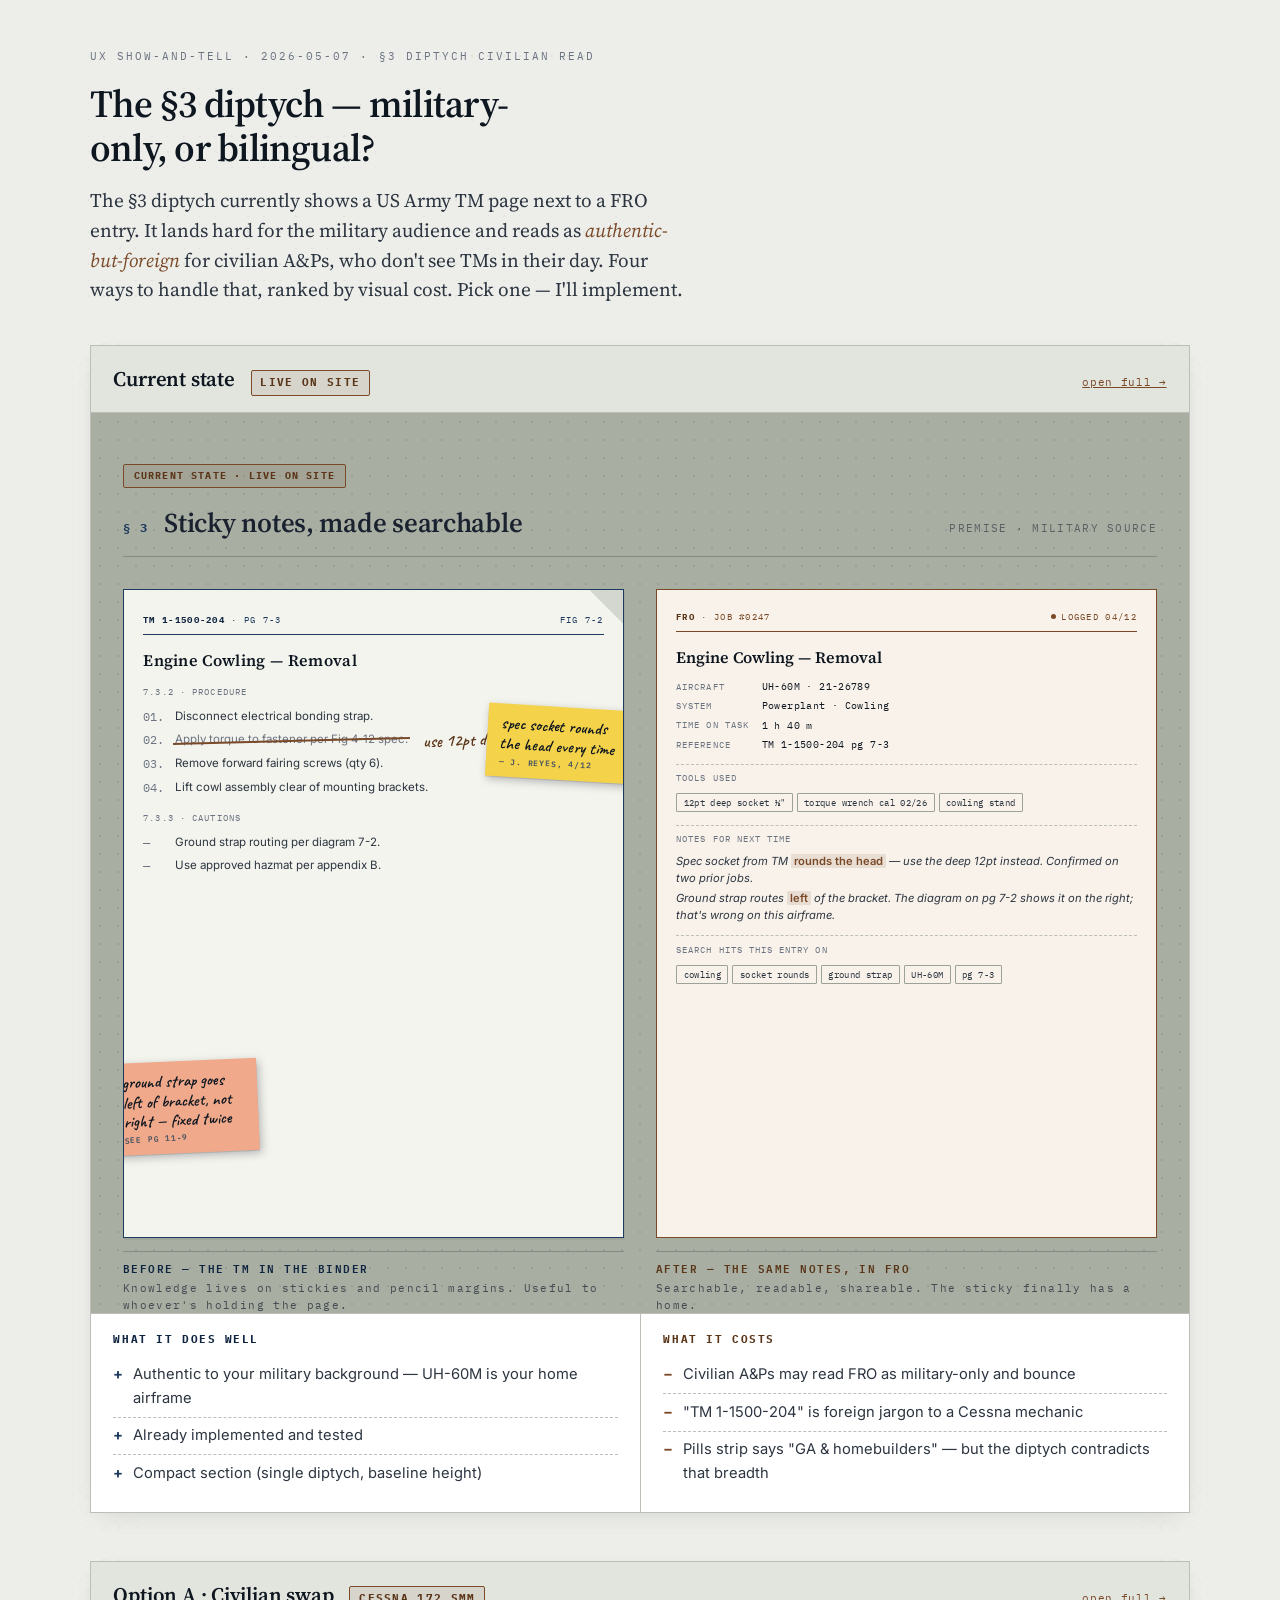
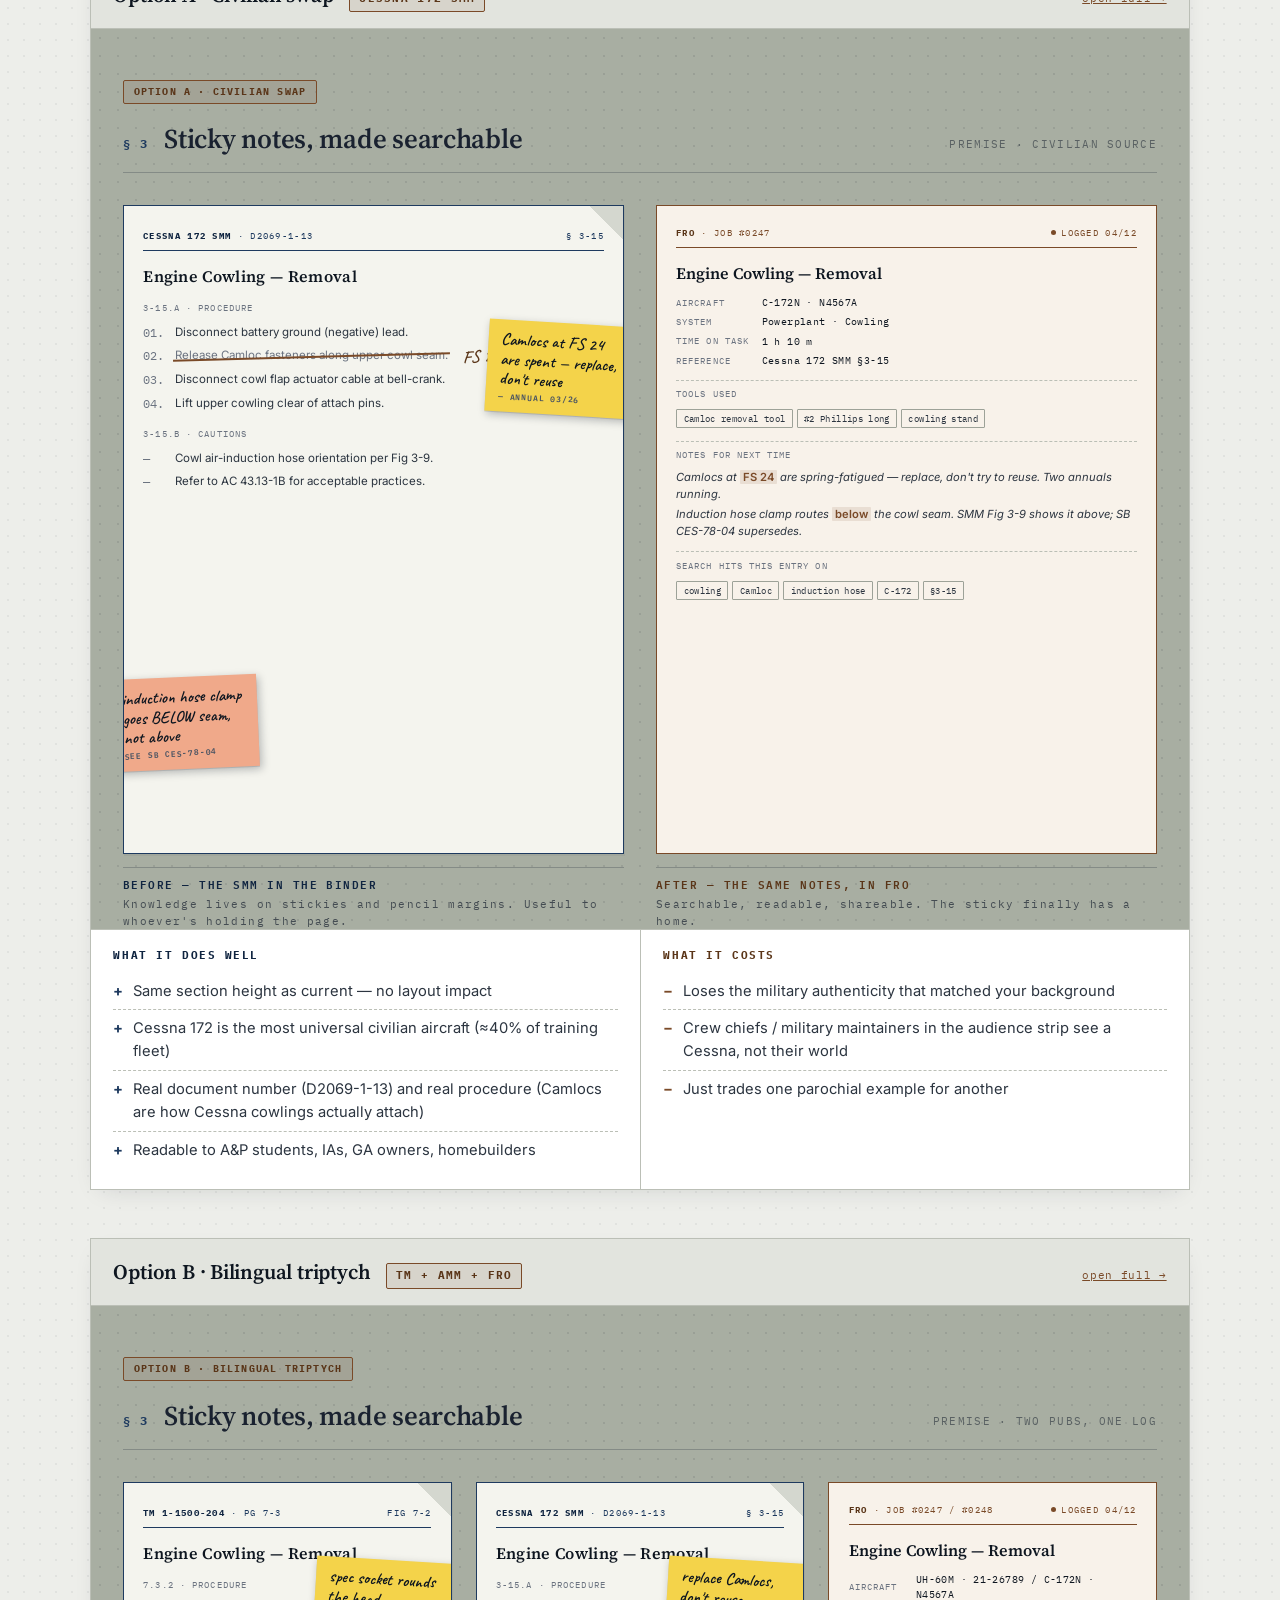
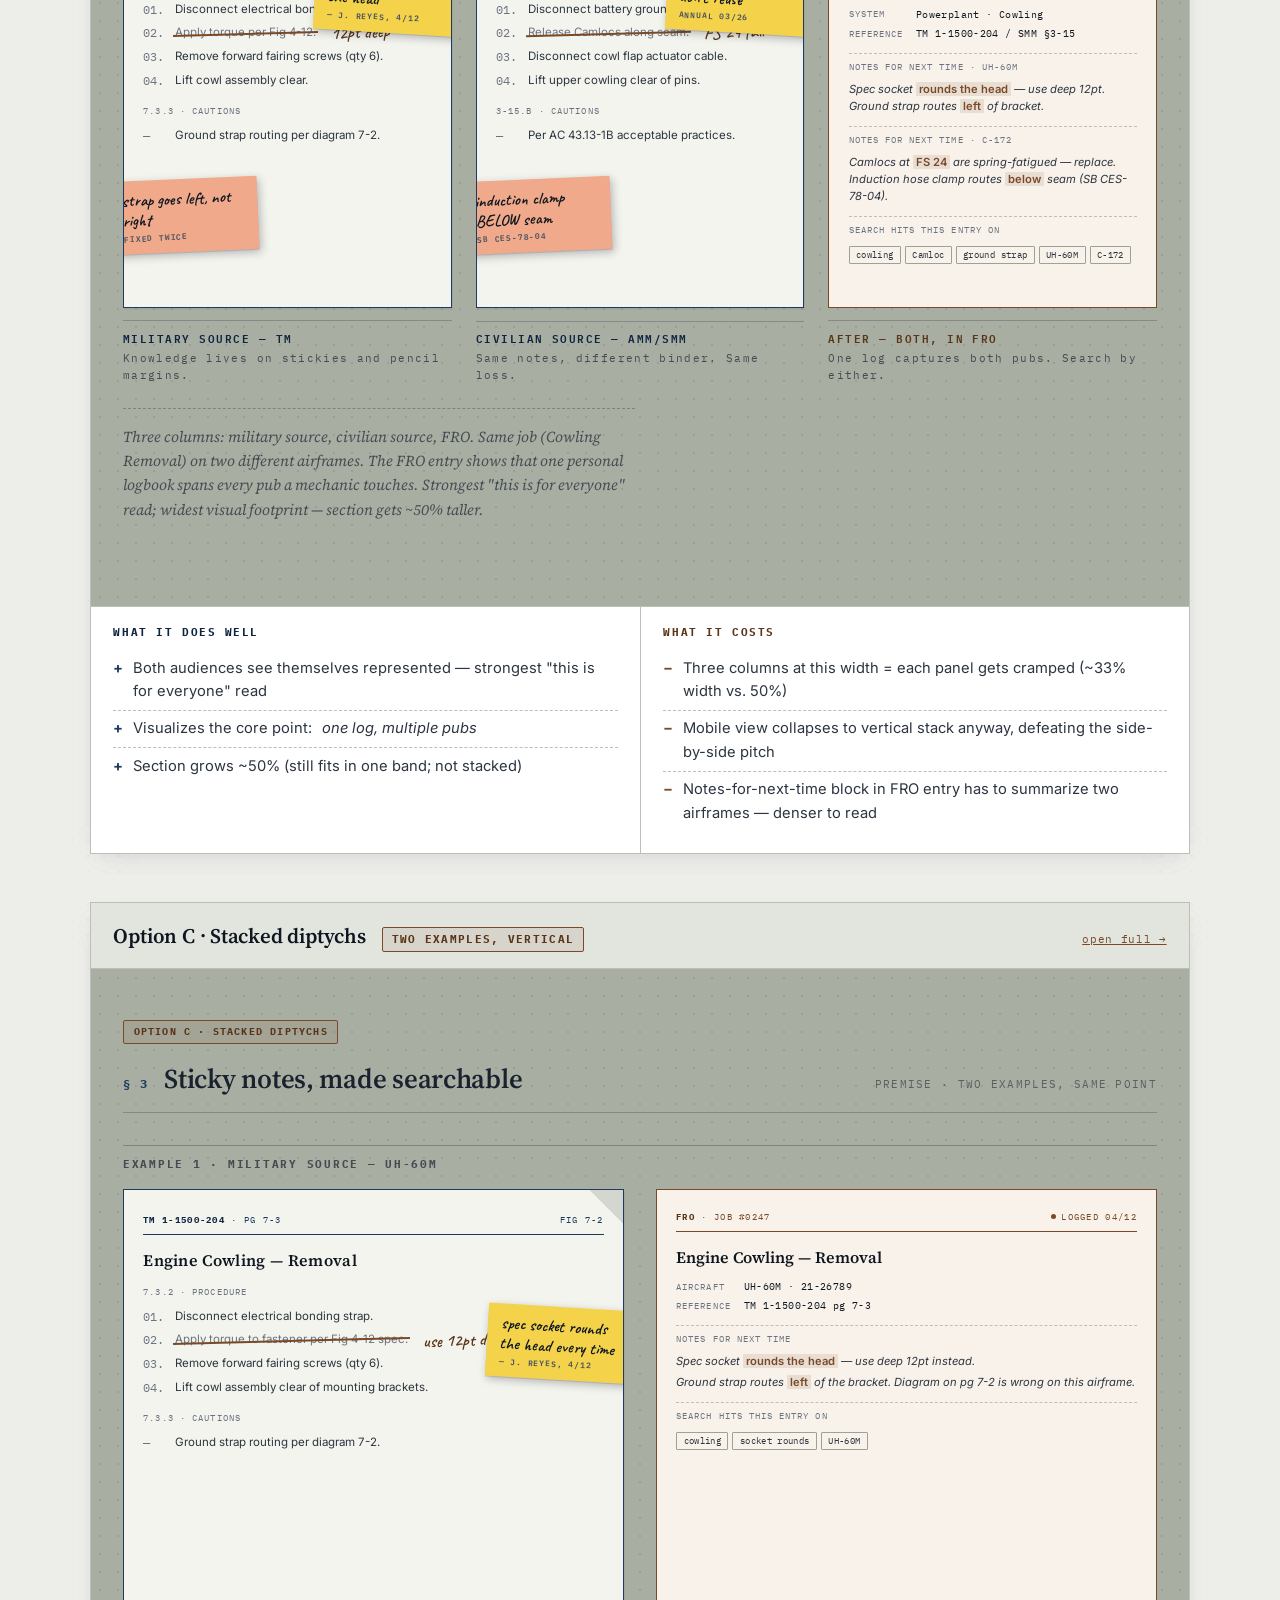
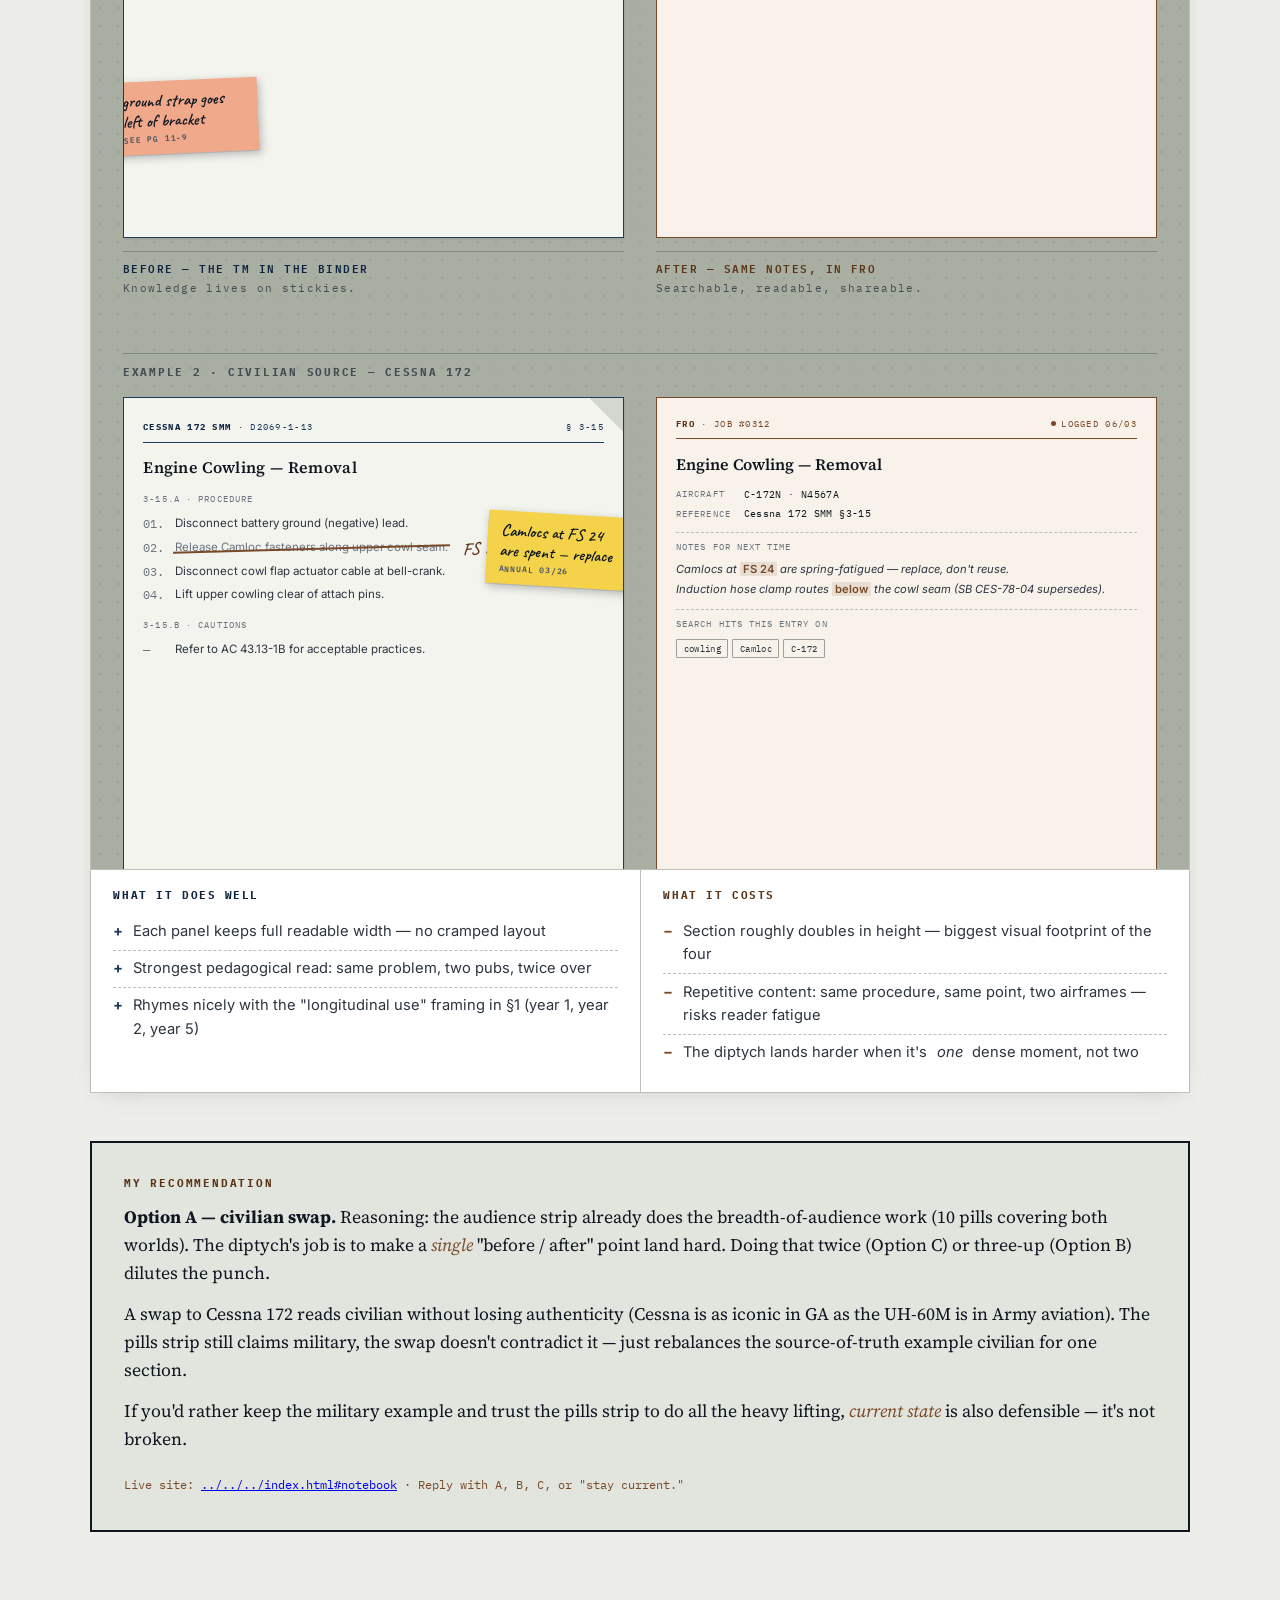
<file: docs/ux-mockups/2026-05-07-diptych-civilian/index.html>
<!DOCTYPE html>
<html lang="en">
<head>
<meta charset="UTF-8">
<meta name="viewport" content="width=device-width, initial-scale=1.0">
<title>UX show-and-tell · §3 diptych civilian alternatives</title>
<link rel="preconnect" href="https://fonts.googleapis.com">
<link rel="preconnect" href="https://fonts.gstatic.com" crossorigin>
<link href="https://fonts.googleapis.com/css2?family=IBM+Plex+Mono:wght@400;500;600;700&family=Inter:wght@400;500;600;700&family=Source+Serif+4:opsz,wght@8..60,400;8..60,500;8..60,600;8..60,700&display=swap" rel="stylesheet">
<style>
  :root{
    --paper:#EDEEEA; --paper-2:#E2E4DE;
    --ink:#0E1620; --ink-mid:#2C3540; --ink-light:#6B7380;
    --rule:#BBBFB6; --accent:#7A4A28; --accent-deep:#5A3518;
    --blueprint:#1E3A5F; --blueprint-deep:#0F2440;
  }
  *{box-sizing:border-box;margin:0;padding:0}
  body{
    font-family:'Inter',-apple-system,sans-serif;
    background:var(--paper);color:var(--ink);line-height:1.6;
    -webkit-font-smoothing:antialiased;
    background-image:radial-gradient(rgba(26,34,48,.06) 1px,transparent 1.2px);
    background-size:16px 16px;
    padding:3rem 2rem 6rem;
  }
  .wrap{max-width:1100px;margin:0 auto}
  .pre{
    font-family:'IBM Plex Mono',monospace;font-size:.7rem;
    color:var(--ink-light);letter-spacing:.18em;text-transform:uppercase;
    margin-bottom:1rem;
  }
  h1{
    font-family:'Source Serif 4',Georgia,serif;
    font-size:2.4rem;font-weight:600;line-height:1.15;
    letter-spacing:-.02em;margin-bottom:1rem;max-width:24ch;
  }
  .lede{
    font-family:'Source Serif 4',Georgia,serif;
    font-size:1.2rem;color:var(--ink-mid);max-width:60ch;
    line-height:1.55;margin-bottom:2.5rem;
  }
  .lede em{color:var(--accent);font-style:italic}
  .frame{
    border:1px solid var(--rule);background:#fff;
    margin-bottom:3rem;
    box-shadow:0 8px 24px -12px rgba(26,34,48,.18);
  }
  .frame-head{
    padding:1rem 1.4rem;border-bottom:1px solid var(--rule);
    background:var(--paper-2);
    display:flex;justify-content:space-between;align-items:baseline;gap:1rem;
    flex-wrap:wrap;
  }
  .frame-head h2{
    font-family:'Source Serif 4',Georgia,serif;font-size:1.3rem;
    font-weight:600;letter-spacing:-.01em;
  }
  .frame-head .tag{
    font-family:'IBM Plex Mono',monospace;font-size:.68rem;
    color:var(--accent-deep);background:rgba(122,74,40,.10);
    border:1px solid var(--accent);padding:.18rem .55rem;border-radius:2px;
    letter-spacing:.12em;text-transform:uppercase;font-weight:700;
  }
  .frame-head a.open{
    margin-left:auto;font-family:'IBM Plex Mono',monospace;font-size:.7rem;
    color:var(--accent);letter-spacing:.06em;
  }
  .frame iframe{
    display:block;width:100%;border:0;background:transparent;
  }
  .pros-cons{
    display:grid;grid-template-columns:1fr 1fr;gap:0;
    border-top:1px solid var(--rule);
  }
  @media(max-width:720px){.pros-cons{grid-template-columns:1fr}}
  .pros-cons .col{padding:1.1rem 1.4rem 1.3rem;font-size:.92rem}
  .pros-cons .col + .col{border-left:1px solid var(--rule)}
  @media(max-width:720px){.pros-cons .col + .col{border-left:none;border-top:1px solid var(--rule)}}
  .pros-cons h3{
    font-family:'IBM Plex Mono',monospace;font-size:.7rem;
    letter-spacing:.14em;text-transform:uppercase;margin-bottom:.5rem;
  }
  .pros-cons .pros h3{color:var(--blueprint-deep)}
  .pros-cons .cons h3{color:var(--accent-deep)}
  .pros-cons ul{list-style:none}
  .pros-cons li{
    padding:.4rem 0;display:flex;gap:.6rem;color:var(--ink-mid);
    border-bottom:1px dashed var(--rule);
  }
  .pros-cons li:last-child{border-bottom:none}
  .pros-cons .pros li::before{content:'+';color:var(--blueprint);font-weight:700}
  .pros-cons .cons li::before{content:'−';color:var(--accent);font-weight:700}
  .pick{
    margin-top:3rem;padding:2rem;
    border:2px solid var(--ink);background:var(--paper-2);
    font-family:'Source Serif 4',Georgia,serif;font-size:1.1rem;
  }
  .pick b{
    font-family:'IBM Plex Mono',monospace;font-size:.7rem;
    letter-spacing:.16em;text-transform:uppercase;
    color:var(--accent-deep);display:block;margin-bottom:.6rem;
  }
  .pick em{color:var(--accent);font-style:italic}
  .live-link{
    font-family:'IBM Plex Mono',monospace;font-size:.78rem;
    color:var(--accent);
  }
</style>
</head>
<body>
<div class="wrap">
  <div class="pre">UX show-and-tell · 2026-05-07 · §3 diptych civilian read</div>
  <h1>The §3 diptych — military-only, or bilingual?</h1>
  <p class="lede">The §3 diptych currently shows a US Army TM page next to a FRO entry. It lands hard for the military audience and reads as <em>authentic-but-foreign</em> for civilian A&Ps, who don't see TMs in their day. Four ways to handle that, ranked by visual cost. Pick one — I'll implement.</p>

  <!-- CURRENT -->
  <div class="frame">
    <div class="frame-head">
      <h2>Current state</h2>
      <span class="tag">Live on site</span>
      <a class="open" href="current.html" target="_blank">open full →</a>
    </div>
    <iframe src="current.html" height="900" loading="lazy"></iframe>
    <div class="pros-cons">
      <div class="col pros">
        <h3>What it does well</h3>
        <ul>
          <li>Authentic to your military background — UH-60M is your home airframe</li>
          <li>Already implemented and tested</li>
          <li>Compact section (single diptych, baseline height)</li>
        </ul>
      </div>
      <div class="col cons">
        <h3>What it costs</h3>
        <ul>
          <li>Civilian A&Ps may read FRO as military-only and bounce</li>
          <li>"TM 1-1500-204" is foreign jargon to a Cessna mechanic</li>
          <li>Pills strip says "GA &amp; homebuilders" — but the diptych contradicts that breadth</li>
        </ul>
      </div>
    </div>
  </div>

  <!-- OPTION A -->
  <div class="frame">
    <div class="frame-head">
      <h2>Option A · Civilian swap</h2>
      <span class="tag">Cessna 172 SMM</span>
      <a class="open" href="option-a.html" target="_blank">open full →</a>
    </div>
    <iframe src="option-a.html" height="900" loading="lazy"></iframe>
    <div class="pros-cons">
      <div class="col pros">
        <h3>What it does well</h3>
        <ul>
          <li>Same section height as current — no layout impact</li>
          <li>Cessna 172 is the most universal civilian aircraft (≈40% of training fleet)</li>
          <li>Real document number (D2069-1-13) and real procedure (Camlocs are how Cessna cowlings actually attach)</li>
          <li>Readable to A&P students, IAs, GA owners, homebuilders</li>
        </ul>
      </div>
      <div class="col cons">
        <h3>What it costs</h3>
        <ul>
          <li>Loses the military authenticity that matched your background</li>
          <li>Crew chiefs / military maintainers in the audience strip see a Cessna, not their world</li>
          <li>Just trades one parochial example for another</li>
        </ul>
      </div>
    </div>
  </div>

  <!-- OPTION B -->
  <div class="frame">
    <div class="frame-head">
      <h2>Option B · Bilingual triptych</h2>
      <span class="tag">TM + AMM + FRO</span>
      <a class="open" href="option-b.html" target="_blank">open full →</a>
    </div>
    <iframe src="option-b.html" height="900" loading="lazy"></iframe>
    <div class="pros-cons">
      <div class="col pros">
        <h3>What it does well</h3>
        <ul>
          <li>Both audiences see themselves represented — strongest "this is for everyone" read</li>
          <li>Visualizes the core point: <em>one log, multiple pubs</em></li>
          <li>Section grows ~50% (still fits in one band; not stacked)</li>
        </ul>
      </div>
      <div class="col cons">
        <h3>What it costs</h3>
        <ul>
          <li>Three columns at this width = each panel gets cramped (~33% width vs. 50%)</li>
          <li>Mobile view collapses to vertical stack anyway, defeating the side-by-side pitch</li>
          <li>Notes-for-next-time block in FRO entry has to summarize two airframes — denser to read</li>
        </ul>
      </div>
    </div>
  </div>

  <!-- OPTION C -->
  <div class="frame">
    <div class="frame-head">
      <h2>Option C · Stacked diptychs</h2>
      <span class="tag">Two examples, vertical</span>
      <a class="open" href="option-c.html" target="_blank">open full →</a>
    </div>
    <iframe src="option-c.html" height="1500" loading="lazy"></iframe>
    <div class="pros-cons">
      <div class="col pros">
        <h3>What it does well</h3>
        <ul>
          <li>Each panel keeps full readable width — no cramped layout</li>
          <li>Strongest pedagogical read: same problem, two pubs, twice over</li>
          <li>Rhymes nicely with the "longitudinal use" framing in §1 (year 1, year 2, year 5)</li>
        </ul>
      </div>
      <div class="col cons">
        <h3>What it costs</h3>
        <ul>
          <li>Section roughly doubles in height — biggest visual footprint of the four</li>
          <li>Repetitive content: same procedure, same point, two airframes — risks reader fatigue</li>
          <li>The diptych lands harder when it's <em>one</em> dense moment, not two</li>
        </ul>
      </div>
    </div>
  </div>

  <!-- PICK -->
  <div class="pick">
    <b>My recommendation</b>
    <p><strong>Option A — civilian swap.</strong> Reasoning: the audience strip already does the breadth-of-audience work (10 pills covering both worlds). The diptych's job is to make a <em>single</em> "before / after" point land hard. Doing that twice (Option C) or three-up (Option B) dilutes the punch.</p>
    <p style="margin-top:.8rem">A swap to Cessna 172 reads civilian without losing authenticity (Cessna is as iconic in GA as the UH-60M is in Army aviation). The pills strip still claims military, the swap doesn't contradict it — just rebalances the source-of-truth example civilian for one section.</p>
    <p style="margin-top:.8rem">If you'd rather keep the military example and trust the pills strip to do all the heavy lifting, <em>current state</em> is also defensible — it's not broken.</p>
    <p style="margin-top:1rem"><span class="live-link">Live site: <a href="../../../index.html#notebook">../../../index.html#notebook</a> · Reply with A, B, C, or "stay current."</span></p>
  </div>
</div>
</body>
</html>
</file>
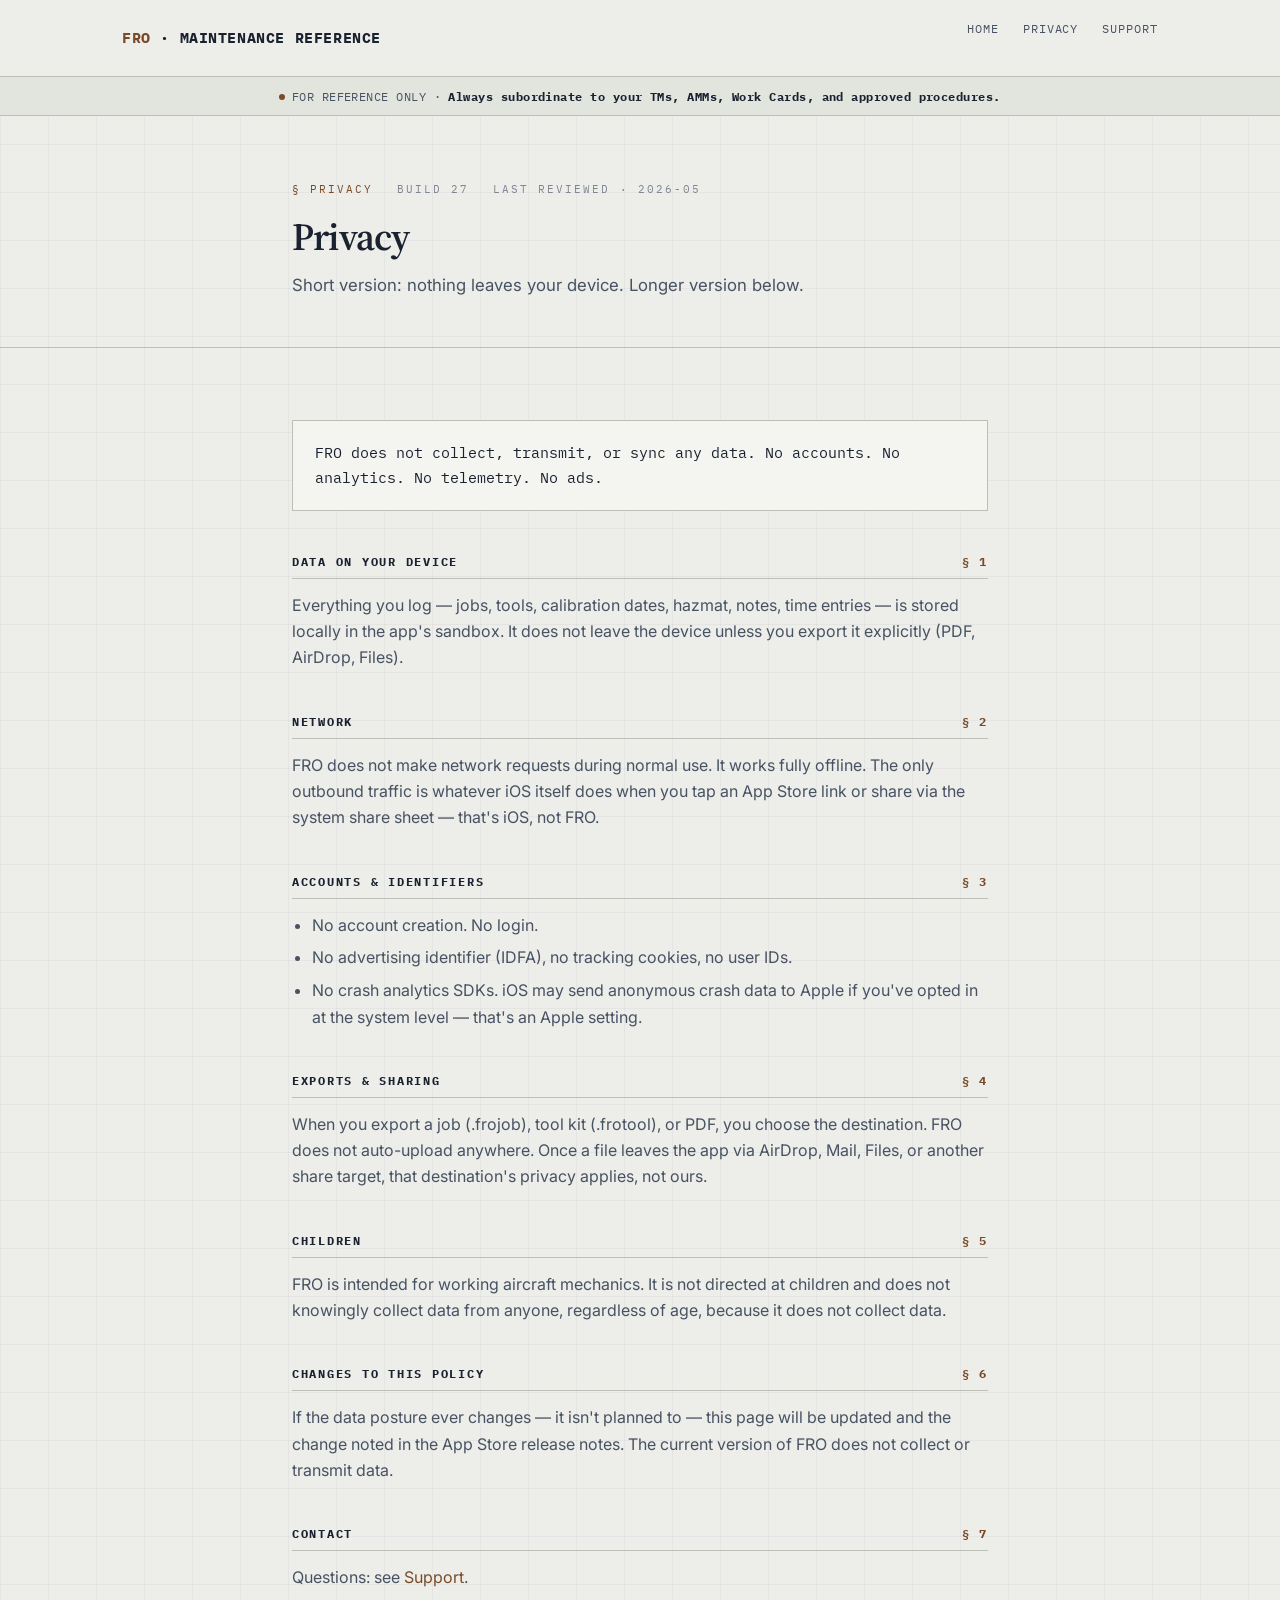
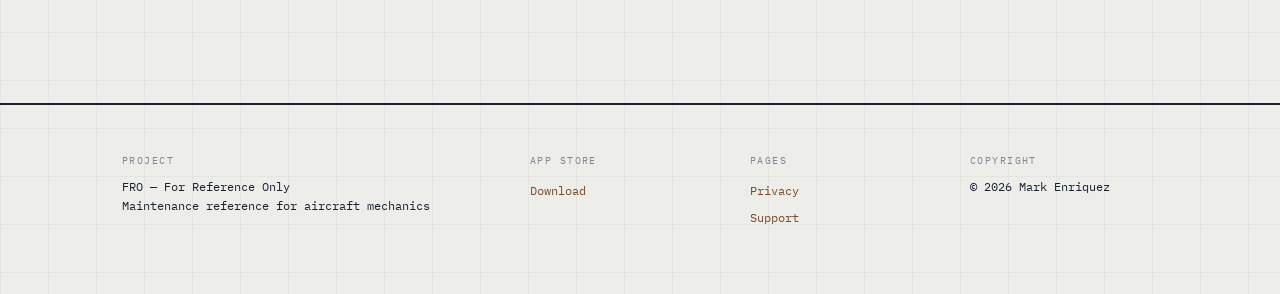
<file: privacy.html>
<!DOCTYPE html>
<html lang="en">
<head>
<meta charset="UTF-8">
<meta name="viewport" content="width=device-width, initial-scale=1.0">
<title>FRO — Privacy</title>
<link rel="preconnect" href="https://fonts.googleapis.com">
<link rel="preconnect" href="https://fonts.gstatic.com" crossorigin>
<link href="https://fonts.googleapis.com/css2?family=IBM+Plex+Mono:wght@400;500;600;700&family=Inter:wght@400;500;600&family=Source+Serif+4:opsz,wght@8..60,400;8..60,600&display=swap" rel="stylesheet">
<style>
  :root{--paper:#EDEEEA;--paper-2:#E2E4DE;--ink:#1A2230;--ink-mid:#475262;--ink-light:#7E8694;--rust:#7A4A28;--line:#BBBFB6}
  *{box-sizing:border-box;margin:0;padding:0}
  body{font-family:'Inter',-apple-system,sans-serif;background:var(--paper);color:var(--ink);line-height:1.65;-webkit-font-smoothing:antialiased;background-image:linear-gradient(rgba(26,34,48,.045) 1px,transparent 1px),linear-gradient(90deg,rgba(26,34,48,.045) 1px,transparent 1px);background-size:48px 48px,48px 48px}
  a{color:var(--rust);text-decoration:none}a:hover{text-decoration:underline}
  .wrap{max-width:760px;margin:0 auto;padding:0 2rem}
  nav{position:sticky;top:0;z-index:100;background:rgba(237,238,234,.94);backdrop-filter:blur(10px);border-bottom:1px solid var(--line)}
  .nav-inner{max-width:1100px;margin:0 auto;padding:.85rem 2rem;display:flex;justify-content:space-between;align-items:center;gap:1rem}
  .brand{font-family:'IBM Plex Mono',monospace;font-weight:700;font-size:.92rem;letter-spacing:.04em}
  .brand b{color:var(--rust)}
  .nav-links{display:flex;gap:1.5rem;list-style:none;flex-wrap:wrap}
  .nav-links a{font-family:'IBM Plex Mono',monospace;color:var(--ink-mid);font-size:.74rem;letter-spacing:.08em;text-transform:uppercase}
  .nav-links a:hover{color:var(--rust);text-decoration:none}
  .docstrip{background:var(--paper-2);border-bottom:1px solid var(--line);padding:.6rem 2rem;font-family:'IBM Plex Mono',monospace;font-size:.72rem;color:var(--ink-mid);text-align:center;letter-spacing:.04em}
  .docstrip b{color:var(--ink)}
  .pip{display:inline-block;width:6px;height:6px;border-radius:50%;background:var(--rust);vertical-align:1px;margin-right:.4rem}
  header.page{padding:4rem 0 2rem;border-bottom:1px solid var(--line)}
  .meta{font-family:'IBM Plex Mono',monospace;font-size:.7rem;color:var(--ink-light);letter-spacing:.18em;text-transform:uppercase;margin-bottom:1rem;display:flex;gap:1.5rem;flex-wrap:wrap}
  .meta span:first-child{color:var(--rust)}
  h1{font-family:'Source Serif 4',Georgia,serif;font-size:2.4rem;font-weight:600;line-height:1.15;letter-spacing:-.02em;margin-bottom:.8rem}
  .lede{font-size:1.05rem;color:var(--ink-mid);max-width:60ch}
  .body{padding:3rem 0}
  h2{font-family:'IBM Plex Mono',monospace;font-size:.78rem;letter-spacing:.14em;text-transform:uppercase;color:var(--ink);margin-top:2.5rem;margin-bottom:.8rem;padding-bottom:.4rem;border-bottom:1px solid var(--line);display:flex;justify-content:space-between}
  h2 .n{color:var(--rust)}
  p{margin-bottom:1rem;color:var(--ink-mid)}
  p strong,strong{color:var(--ink)}
  ul{margin:0 0 1rem 1.25rem;color:var(--ink-mid)}
  ul li{margin-bottom:.4rem}
  .callout{border:1px solid var(--line);background:#F4F5F1;padding:1.25rem 1.4rem;font-family:'IBM Plex Mono',monospace;font-size:.92rem;color:var(--ink);margin:1.5rem 0}
  footer{padding:3rem 0 4rem;border-top:2px solid var(--ink);margin-top:3rem}
  .footrow{display:grid;grid-template-columns:2fr 1fr 1fr 1fr;gap:2rem;font-family:'IBM Plex Mono',monospace;font-size:.78rem;max-width:1100px;margin:0 auto;padding:0 2rem}
  @media(max-width:720px){.footrow{grid-template-columns:1fr 1fr}}
  .footrow .lbl{font-size:.64rem;color:var(--ink-light);letter-spacing:.14em;text-transform:uppercase;margin-bottom:.5rem}
  .footrow a{display:block;padding:.18rem 0;color:var(--rust)}
  .footrow .val{color:var(--ink);line-height:1.5}
</style>
</head>
<body>

<nav>
  <div class="nav-inner">
    <span class="brand"><b>FRO</b> · MAINTENANCE REFERENCE</span>
    <ul class="nav-links">
      <li><a href="index.html">Home</a></li>
      <li><a href="privacy.html">Privacy</a></li>
      <li><a href="support.html">Support</a></li>
    </ul>
  </div>
</nav>

<div class="docstrip">
  <span class="pip"></span>FOR REFERENCE ONLY · <b>Always subordinate to your TMs, AMMs, Work Cards, and approved procedures.</b>
</div>

<header class="page">
  <div class="wrap">
    <div class="meta"><span>§ Privacy</span><span>Build 27</span><span>Last reviewed · 2026-05</span></div>
    <h1>Privacy</h1>
    <p class="lede">Short version: nothing leaves your device. Longer version below.</p>
  </div>
</header>

<section class="body">
  <div class="wrap">
    <div class="callout">FRO does not collect, transmit, or sync any data. No accounts. No analytics. No telemetry. No ads.</div>

    <h2><span>Data on your device</span><span class="n">§ 1</span></h2>
    <p>Everything you log — jobs, tools, calibration dates, hazmat, notes, time entries — is stored locally in the app's sandbox. It does not leave the device unless you export it explicitly (PDF, AirDrop, Files).</p>

    <h2><span>Network</span><span class="n">§ 2</span></h2>
    <p>FRO does not make network requests during normal use. It works fully offline. The only outbound traffic is whatever iOS itself does when you tap an App Store link or share via the system share sheet — that's iOS, not FRO.</p>

    <h2><span>Accounts &amp; identifiers</span><span class="n">§ 3</span></h2>
    <ul>
      <li>No account creation. No login.</li>
      <li>No advertising identifier (IDFA), no tracking cookies, no user IDs.</li>
      <li>No crash analytics SDKs. iOS may send anonymous crash data to Apple if you've opted in at the system level — that's an Apple setting.</li>
    </ul>

    <h2><span>Exports &amp; sharing</span><span class="n">§ 4</span></h2>
    <p>When you export a job (.frojob), tool kit (.frotool), or PDF, you choose the destination. FRO does not auto-upload anywhere. Once a file leaves the app via AirDrop, Mail, Files, or another share target, that destination's privacy applies, not ours.</p>

    <h2><span>Children</span><span class="n">§ 5</span></h2>
    <p>FRO is intended for working aircraft mechanics. It is not directed at children and does not knowingly collect data from anyone, regardless of age, because it does not collect data.</p>

    <h2><span>Changes to this policy</span><span class="n">§ 6</span></h2>
    <p>If the data posture ever changes — it isn't planned to — this page will be updated and the change noted in the App Store release notes. The current version of FRO does not collect or transmit data.</p>

    <h2><span>Contact</span><span class="n">§ 7</span></h2>
    <p>Questions: see <a href="support.html">Support</a>.</p>
  </div>
</section>

<footer>
  <div class="footrow">
    <div>
      <div class="lbl">Project</div>
      <div class="val">FRO — For Reference Only<br>Maintenance reference for aircraft mechanics</div>
    </div>
    <div>
      <div class="lbl">App Store</div>
      <a href="https://apps.apple.com/app/fro-maintenance-reference/id6758827518">Download</a>
    </div>
    <div>
      <div class="lbl">Pages</div>
      <a href="privacy.html">Privacy</a>
      <a href="support.html">Support</a>
    </div>
    <div>
      <div class="lbl">Copyright</div>
      <div class="val">© 2026 Mark Enriquez</div>
    </div>
  </div>
</footer>

</body>
</html>
</file>
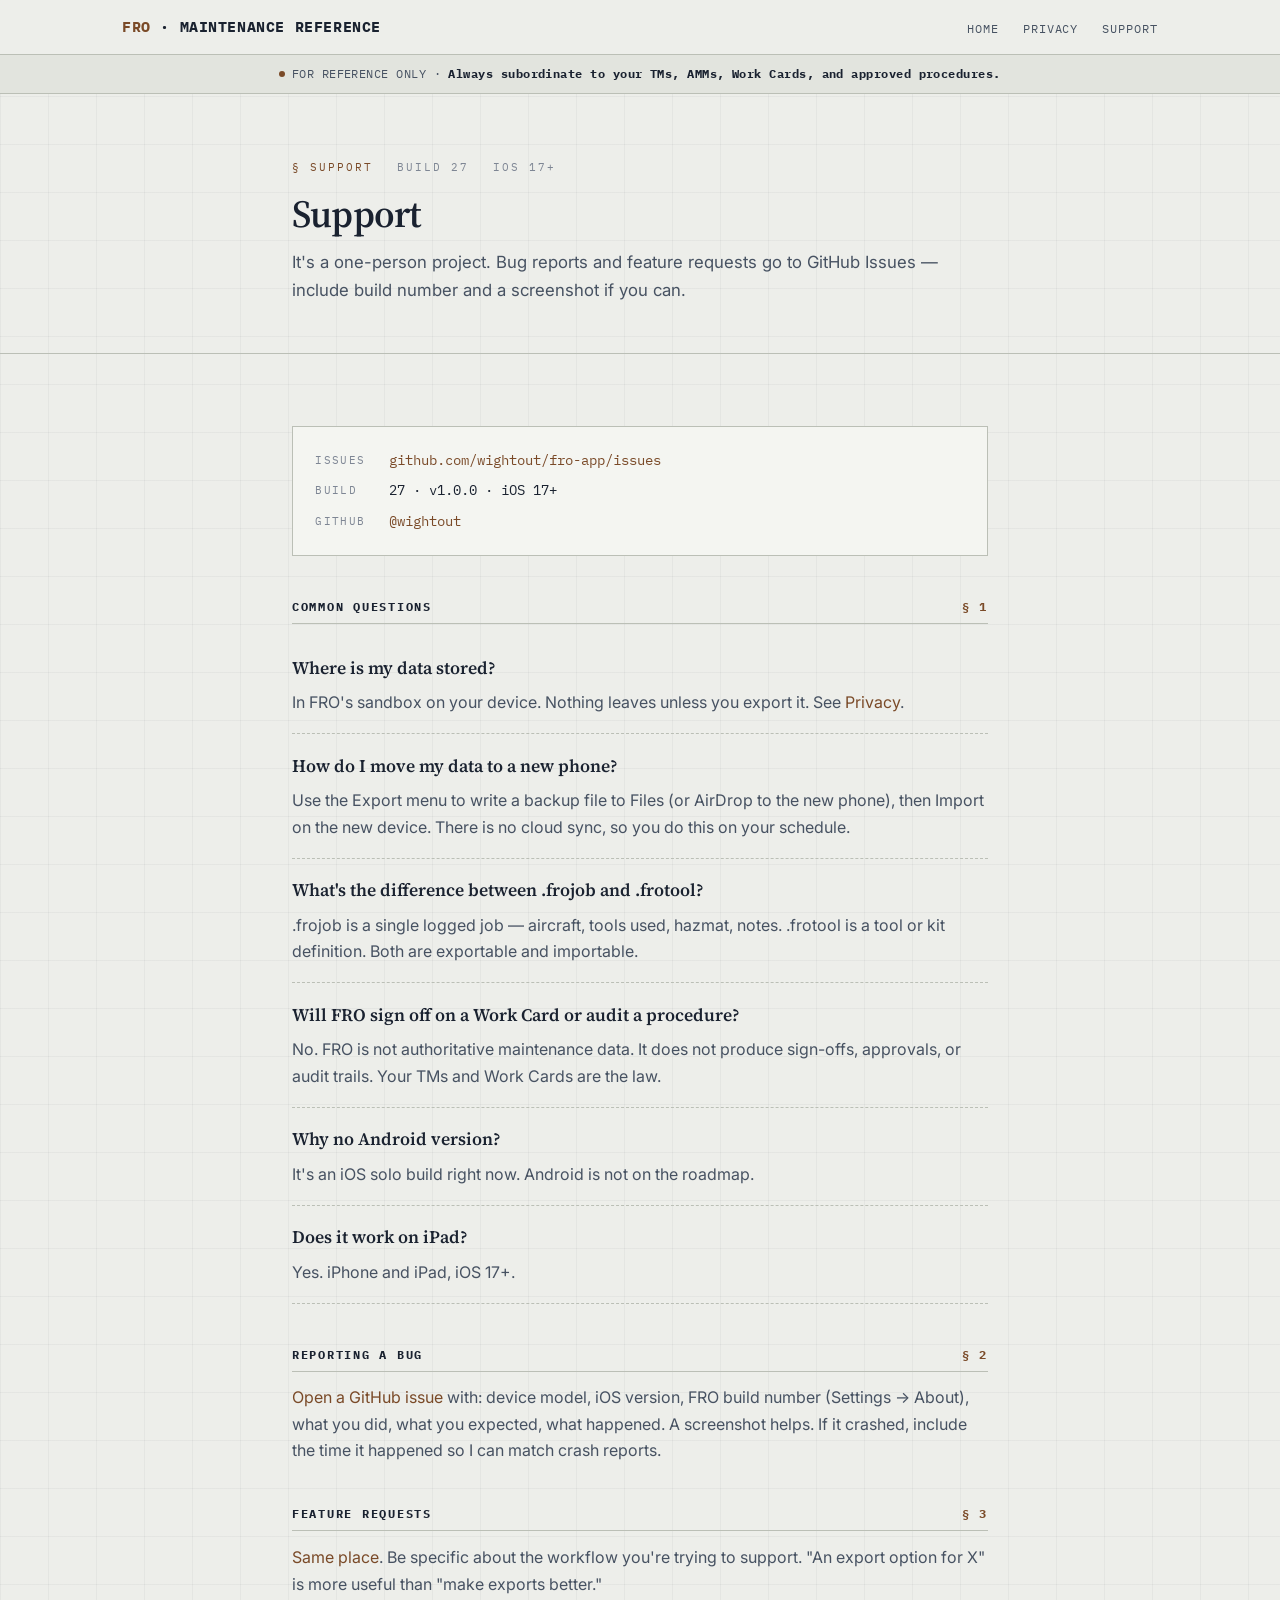
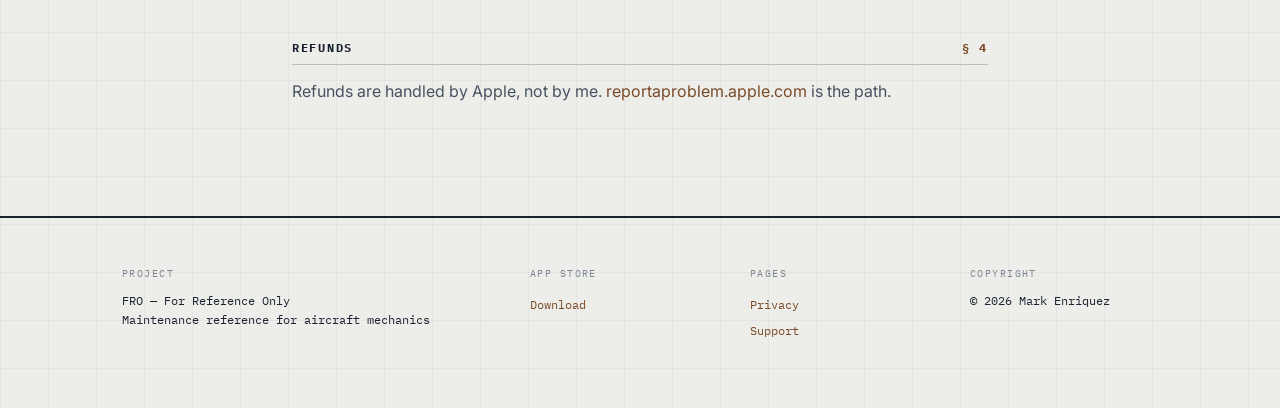
<file: support.html>
<!DOCTYPE html>
<html lang="en">
<head>
<meta charset="UTF-8">
<meta name="viewport" content="width=device-width, initial-scale=1.0">
<title>FRO — Support</title>
<link rel="preconnect" href="https://fonts.googleapis.com">
<link rel="preconnect" href="https://fonts.gstatic.com" crossorigin>
<link href="https://fonts.googleapis.com/css2?family=IBM+Plex+Mono:wght@400;500;600;700&family=Inter:wght@400;500;600&family=Source+Serif+4:opsz,wght@8..60,400;8..60,600&display=swap" rel="stylesheet">
<style>
  :root{--paper:#EDEEEA;--paper-2:#E2E4DE;--ink:#1A2230;--ink-mid:#475262;--ink-light:#7E8694;--rust:#7A4A28;--line:#BBBFB6}
  *{box-sizing:border-box;margin:0;padding:0}
  body{font-family:'Inter',-apple-system,sans-serif;background:var(--paper);color:var(--ink);line-height:1.65;-webkit-font-smoothing:antialiased;background-image:linear-gradient(rgba(26,34,48,.045) 1px,transparent 1px),linear-gradient(90deg,rgba(26,34,48,.045) 1px,transparent 1px);background-size:48px 48px,48px 48px}
  a{color:var(--rust);text-decoration:none}a:hover{text-decoration:underline}
  .wrap{max-width:760px;margin:0 auto;padding:0 2rem}
  nav{position:sticky;top:0;z-index:100;background:rgba(237,238,234,.94);backdrop-filter:blur(10px);border-bottom:1px solid var(--line)}
  .nav-inner{max-width:1100px;margin:0 auto;padding:.85rem 2rem;display:flex;justify-content:space-between;align-items:center;gap:1rem}
  .brand{font-family:'IBM Plex Mono',monospace;font-weight:700;font-size:.92rem;letter-spacing:.04em}
  .brand b{color:var(--rust)}
  .nav-links{display:flex;gap:1.5rem;list-style:none;flex-wrap:wrap}
  .nav-links a{font-family:'IBM Plex Mono',monospace;color:var(--ink-mid);font-size:.74rem;letter-spacing:.08em;text-transform:uppercase}
  .nav-links a:hover{color:var(--rust);text-decoration:none}
  .docstrip{background:var(--paper-2);border-bottom:1px solid var(--line);padding:.6rem 2rem;font-family:'IBM Plex Mono',monospace;font-size:.72rem;color:var(--ink-mid);text-align:center;letter-spacing:.04em}
  .docstrip b{color:var(--ink)}
  .pip{display:inline-block;width:6px;height:6px;border-radius:50%;background:var(--rust);vertical-align:1px;margin-right:.4rem}
  header.page{padding:4rem 0 2rem;border-bottom:1px solid var(--line)}
  .meta{font-family:'IBM Plex Mono',monospace;font-size:.7rem;color:var(--ink-light);letter-spacing:.18em;text-transform:uppercase;margin-bottom:1rem;display:flex;gap:1.5rem;flex-wrap:wrap}
  .meta span:first-child{color:var(--rust)}
  h1{font-family:'Source Serif 4',Georgia,serif;font-size:2.4rem;font-weight:600;line-height:1.15;letter-spacing:-.02em;margin-bottom:.8rem}
  .lede{font-size:1.05rem;color:var(--ink-mid);max-width:60ch}
  .body{padding:3rem 0}
  h2{font-family:'IBM Plex Mono',monospace;font-size:.78rem;letter-spacing:.14em;text-transform:uppercase;color:var(--ink);margin-top:2.5rem;margin-bottom:.8rem;padding-bottom:.4rem;border-bottom:1px solid var(--line);display:flex;justify-content:space-between}
  h2 .n{color:var(--rust)}
  p{margin-bottom:1rem;color:var(--ink-mid)}
  strong{color:var(--ink)}
  .qa{padding:1.1rem 0;border-bottom:1px dashed var(--line)}
  .qa:last-child{border-bottom:none}
  .qa .q{font-family:'Source Serif 4',Georgia,serif;font-size:1.1rem;color:var(--ink);font-weight:600;margin-bottom:.4rem}
  .qa .a{color:var(--ink-mid)}
  .contactbox{margin:1.5rem 0;border:1px solid var(--line);background:#F4F5F1;padding:1.4rem;display:grid;grid-template-columns:auto 1fr;gap:.5rem 1.5rem;font-family:'IBM Plex Mono',monospace;font-size:.85rem}
  .contactbox .l{color:var(--ink-light);font-size:.7rem;letter-spacing:.12em;text-transform:uppercase;align-self:center}
  .contactbox .v{color:var(--ink)}
  .contactbox a{color:var(--rust)}
  footer{padding:3rem 0 4rem;border-top:2px solid var(--ink);margin-top:3rem}
  .footrow{display:grid;grid-template-columns:2fr 1fr 1fr 1fr;gap:2rem;font-family:'IBM Plex Mono',monospace;font-size:.78rem;max-width:1100px;margin:0 auto;padding:0 2rem}
  @media(max-width:720px){.footrow{grid-template-columns:1fr 1fr}}
  .footrow .lbl{font-size:.64rem;color:var(--ink-light);letter-spacing:.14em;text-transform:uppercase;margin-bottom:.5rem}
  .footrow a{display:block;padding:.18rem 0;color:var(--rust)}
  .footrow .val{color:var(--ink);line-height:1.5}
</style>
</head>
<body>

<nav>
  <div class="nav-inner">
    <span class="brand"><b>FRO</b> · MAINTENANCE REFERENCE</span>
    <ul class="nav-links">
      <li><a href="index.html">Home</a></li>
      <li><a href="privacy.html">Privacy</a></li>
      <li><a href="support.html">Support</a></li>
    </ul>
  </div>
</nav>

<div class="docstrip">
  <span class="pip"></span>FOR REFERENCE ONLY · <b>Always subordinate to your TMs, AMMs, Work Cards, and approved procedures.</b>
</div>

<header class="page">
  <div class="wrap">
    <div class="meta"><span>§ Support</span><span>Build 27</span><span>iOS 17+</span></div>
    <h1>Support</h1>
    <p class="lede">It's a one-person project. Bug reports and feature requests go to GitHub Issues — include build number and a screenshot if you can.</p>
  </div>
</header>

<section class="body">
  <div class="wrap">
    <div class="contactbox">
      <span class="l">Issues</span><span class="v"><a href="https://github.com/wightout/fro-app/issues">github.com/wightout/fro-app/issues</a></span>
      <span class="l">Build</span><span class="v">27 · v1.0.0 · iOS 17+</span>
      <span class="l">GitHub</span><span class="v"><a href="https://github.com/wightout">@wightout</a></span>
    </div>

    <h2><span>Common questions</span><span class="n">§ 1</span></h2>

    <div class="qa">
      <div class="q">Where is my data stored?</div>
      <div class="a">In FRO's sandbox on your device. Nothing leaves unless you export it. See <a href="privacy.html">Privacy</a>.</div>
    </div>
    <div class="qa">
      <div class="q">How do I move my data to a new phone?</div>
      <div class="a">Use the Export menu to write a backup file to Files (or AirDrop to the new phone), then Import on the new device. There is no cloud sync, so you do this on your schedule.</div>
    </div>
    <div class="qa">
      <div class="q">What's the difference between .frojob and .frotool?</div>
      <div class="a">.frojob is a single logged job — aircraft, tools used, hazmat, notes. .frotool is a tool or kit definition. Both are exportable and importable.</div>
    </div>
    <div class="qa">
      <div class="q">Will FRO sign off on a Work Card or audit a procedure?</div>
      <div class="a">No. FRO is not authoritative maintenance data. It does not produce sign-offs, approvals, or audit trails. Your TMs and Work Cards are the law.</div>
    </div>
    <div class="qa">
      <div class="q">Why no Android version?</div>
      <div class="a">It's an iOS solo build right now. Android is not on the roadmap.</div>
    </div>
    <div class="qa">
      <div class="q">Does it work on iPad?</div>
      <div class="a">Yes. iPhone and iPad, iOS 17+.</div>
    </div>

    <h2><span>Reporting a bug</span><span class="n">§ 2</span></h2>
    <p><a href="https://github.com/wightout/fro-app/issues/new">Open a GitHub issue</a> with: device model, iOS version, FRO build number (Settings → About), what you did, what you expected, what happened. A screenshot helps. If it crashed, include the time it happened so I can match crash reports.</p>

    <h2><span>Feature requests</span><span class="n">§ 3</span></h2>
    <p><a href="https://github.com/wightout/fro-app/issues/new">Same place</a>. Be specific about the workflow you're trying to support. "An export option for X" is more useful than "make exports better."</p>

    <h2><span>Refunds</span><span class="n">§ 4</span></h2>
    <p>Refunds are handled by Apple, not by me. <a href="https://reportaproblem.apple.com">reportaproblem.apple.com</a> is the path.</p>
  </div>
</section>

<footer>
  <div class="footrow">
    <div>
      <div class="lbl">Project</div>
      <div class="val">FRO — For Reference Only<br>Maintenance reference for aircraft mechanics</div>
    </div>
    <div>
      <div class="lbl">App Store</div>
      <a href="https://apps.apple.com/app/fro-maintenance-reference/id6758827518">Download</a>
    </div>
    <div>
      <div class="lbl">Pages</div>
      <a href="privacy.html">Privacy</a>
      <a href="support.html">Support</a>
    </div>
    <div>
      <div class="lbl">Copyright</div>
      <div class="val">© 2026 Mark Enriquez</div>
    </div>
  </div>
</footer>

</body>
</html>
</file>
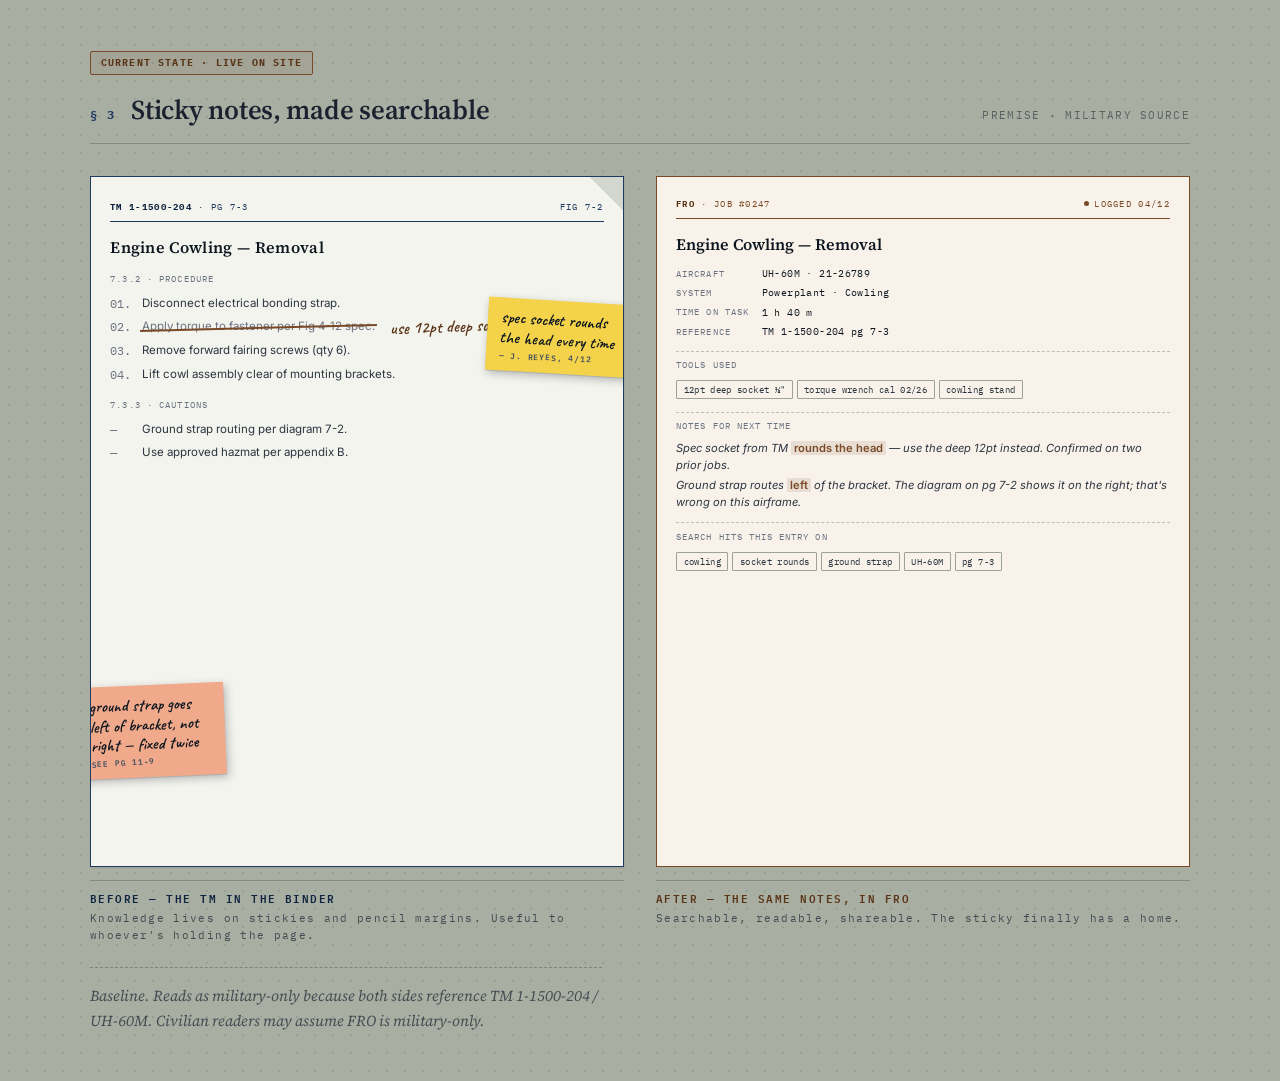
<file: docs/ux-mockups/2026-05-07-diptych-civilian/current.html>
<!DOCTYPE html>
<html lang="en">
<head>
<meta charset="UTF-8">
<meta name="viewport" content="width=device-width, initial-scale=1.0">
<title>Current — Military diptych (baseline)</title>
<link rel="preconnect" href="https://fonts.googleapis.com">
<link rel="preconnect" href="https://fonts.gstatic.com" crossorigin>
<link href="https://fonts.googleapis.com/css2?family=IBM+Plex+Mono:wght@400;500;600;700&family=Inter:wght@400;500;600;700&family=Source+Serif+4:opsz,wght@8..60,400;8..60,500;8..60,600;8..60,700&family=Caveat:wght@500;600&display=swap" rel="stylesheet">
<link rel="stylesheet" href="styles.css">
</head>
<body>
<div class="wrap">
  <span class="mock-tag">Current state · live on site</span>
  <div class="section-head">
    <span class="num">§ 3</span>
    <h2>Sticky notes, made searchable</h2>
    <span class="right">Premise · Military source</span>
  </div>

  <div class="diptych">
    <figure>
      <div class="tmpage">
        <div class="tm-hd"><span><b>TM 1-1500-204</b> · PG 7-3</span><span>FIG 7-2</span></div>
        <div class="tm-title">Engine Cowling — Removal</div>
        <div class="tm-section">7.3.2 · Procedure</div>
        <div class="tm-step"><span class="num">01.</span><span>Disconnect electrical bonding strap.</span></div>
        <div class="tm-step struck"><span class="num">02.</span><span class="body">Apply torque to fastener per Fig 4-12 spec.</span><span class="handwrite">use 12pt deep socket</span></div>
        <div class="tm-step"><span class="num">03.</span><span>Remove forward fairing screws (qty 6).</span></div>
        <div class="tm-step"><span class="num">04.</span><span>Lift cowl assembly clear of mounting brackets.</span></div>
        <div class="tm-section">7.3.3 · Cautions</div>
        <div class="tm-step"><span class="num">—</span><span>Ground strap routing per diagram 7-2.</span></div>
        <div class="tm-step"><span class="num">—</span><span>Use approved hazmat per appendix B.</span></div>
        <div class="sticky s1">spec socket rounds the head every time<small>— J. Reyes, 4/12</small></div>
        <div class="sticky s2">ground strap goes left of bracket, not right — fixed twice<small>see pg 11-9</small></div>
      </div>
      <figcaption class="dip-cap before"><b>Before — the TM in the binder</b>Knowledge lives on stickies and pencil margins. Useful to whoever's holding the page.</figcaption>
    </figure>
    <figure>
      <div class="froentry">
        <div class="fr-hd"><span><b>FRO</b> · JOB #0247</span><span><span class="pip"></span>LOGGED 04/12</span></div>
        <div class="fr-title">Engine Cowling — Removal</div>
        <div class="fr-meta">
          <span class="l">Aircraft</span><span class="v">UH-60M · 21-26789</span>
          <span class="l">System</span><span class="v">Powerplant · Cowling</span>
          <span class="l">Time on task</span><span class="v">1 h 40 m</span>
          <span class="l">Reference</span><span class="v">TM 1-1500-204 pg 7-3</span>
        </div>
        <div class="fr-section">Tools used</div>
        <div class="fr-row"><span class="fr-tag">12pt deep socket ½"</span><span class="fr-tag">torque wrench cal 02/26</span><span class="fr-tag">cowling stand</span></div>
        <div class="fr-section">Notes for next time</div>
        <div class="fr-row note">Spec socket from TM <b>rounds the head</b> — use the deep 12pt instead. Confirmed on two prior jobs.</div>
        <div class="fr-row note">Ground strap routes <b>left</b> of the bracket. The diagram on pg 7-2 shows it on the right; that's wrong on this airframe.</div>
        <div class="fr-section">Search hits this entry on</div>
        <div class="fr-row"><span class="fr-tag">cowling</span><span class="fr-tag">socket rounds</span><span class="fr-tag">ground strap</span><span class="fr-tag">UH-60M</span><span class="fr-tag">pg 7-3</span></div>
      </div>
      <figcaption class="dip-cap after"><b>After — the same notes, in FRO</b>Searchable, readable, shareable. The sticky finally has a home.</figcaption>
    </figure>
  </div>

  <p class="mock-note">Baseline. Reads as military-only because both sides reference TM 1-1500-204 / UH-60M. Civilian readers may assume FRO is military-only.</p>
</div>
</body>
</html>
</file>
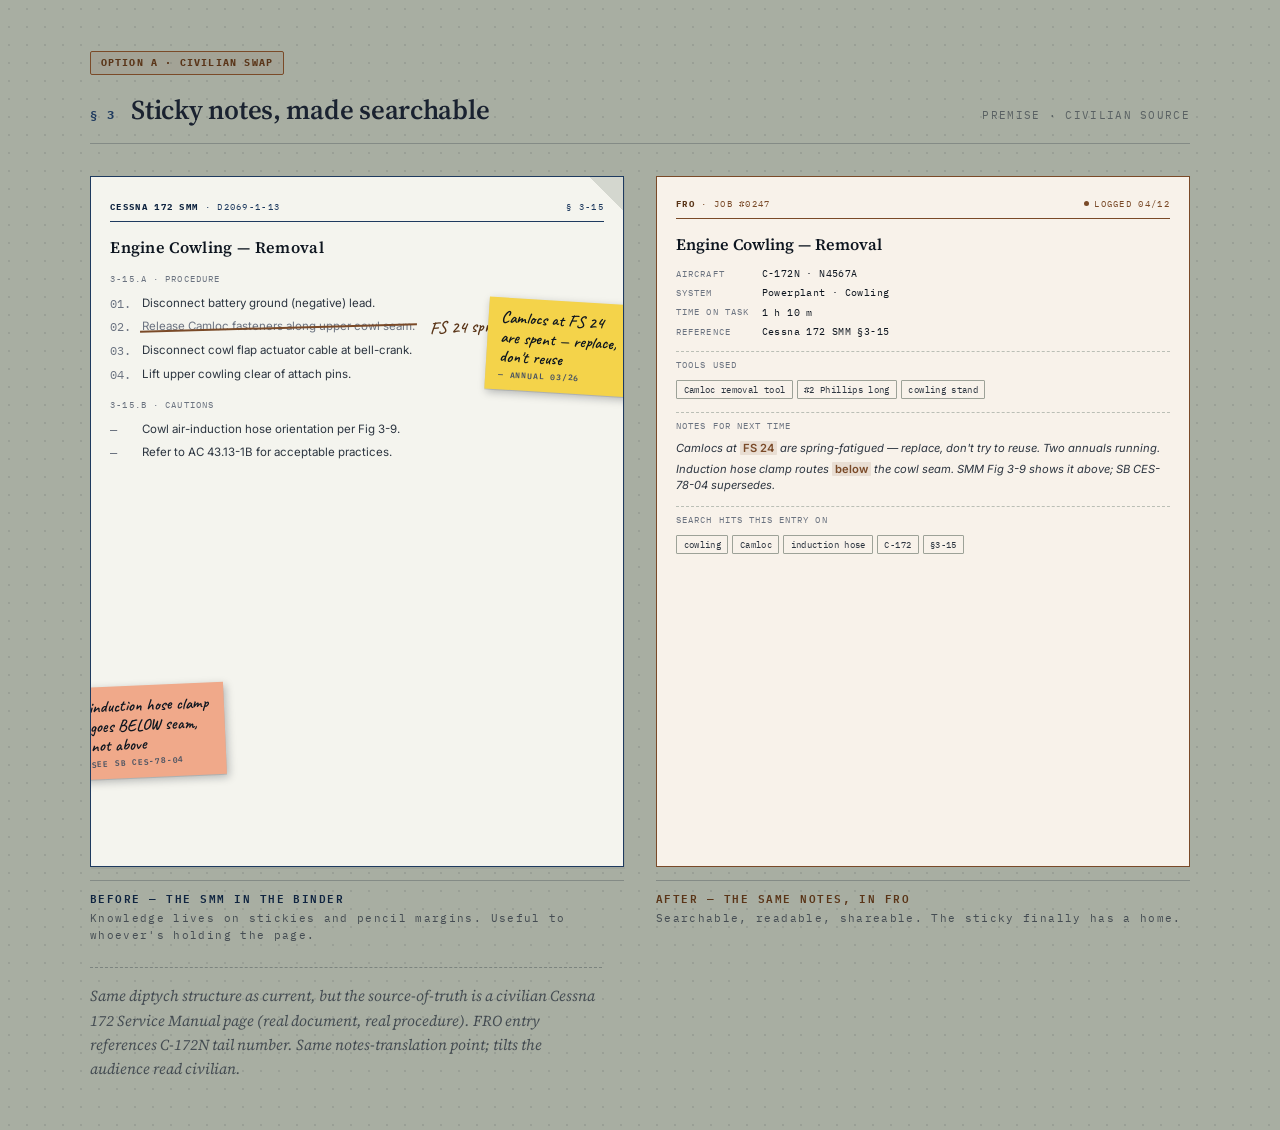
<file: docs/ux-mockups/2026-05-07-diptych-civilian/option-a.html>
<!DOCTYPE html>
<html lang="en">
<head>
<meta charset="UTF-8">
<meta name="viewport" content="width=device-width, initial-scale=1.0">
<title>Option A — Civilian swap (Cessna 172 SMM)</title>
<link rel="preconnect" href="https://fonts.googleapis.com">
<link rel="preconnect" href="https://fonts.gstatic.com" crossorigin>
<link href="https://fonts.googleapis.com/css2?family=IBM+Plex+Mono:wght@400;500;600;700&family=Inter:wght@400;500;600;700&family=Source+Serif+4:opsz,wght@8..60,400;8..60,500;8..60,600;8..60,700&family=Caveat:wght@500;600&display=swap" rel="stylesheet">
<link rel="stylesheet" href="styles.css">
</head>
<body>
<div class="wrap">
  <span class="mock-tag">Option A · Civilian swap</span>
  <div class="section-head">
    <span class="num">§ 3</span>
    <h2>Sticky notes, made searchable</h2>
    <span class="right">Premise · Civilian source</span>
  </div>

  <div class="diptych">
    <figure>
      <div class="ammpage">
        <div class="amm-hd"><span><b>CESSNA 172 SMM</b> · D2069-1-13</span><span>§ 3-15</span></div>
        <div class="amm-title">Engine Cowling — Removal</div>
        <div class="amm-section">3-15.A · Procedure</div>
        <div class="amm-step"><span class="num">01.</span><span>Disconnect battery ground (negative) lead.</span></div>
        <div class="amm-step struck"><span class="num">02.</span><span class="body">Release Camloc fasteners along upper cowl seam.</span><span class="handwrite">FS 24 spring-fail</span></div>
        <div class="amm-step"><span class="num">03.</span><span>Disconnect cowl flap actuator cable at bell-crank.</span></div>
        <div class="amm-step"><span class="num">04.</span><span>Lift upper cowling clear of attach pins.</span></div>
        <div class="amm-section">3-15.B · Cautions</div>
        <div class="amm-step"><span class="num">—</span><span>Cowl air-induction hose orientation per Fig 3-9.</span></div>
        <div class="amm-step"><span class="num">—</span><span>Refer to AC 43.13-1B for acceptable practices.</span></div>
        <div class="sticky s1">Camlocs at FS 24 are spent — replace, don't reuse<small>— annual 03/26</small></div>
        <div class="sticky s2">induction hose clamp goes BELOW seam, not above<small>see SB CES-78-04</small></div>
      </div>
      <figcaption class="dip-cap civilian"><b>Before — the SMM in the binder</b>Knowledge lives on stickies and pencil margins. Useful to whoever's holding the page.</figcaption>
    </figure>
    <figure>
      <div class="froentry">
        <div class="fr-hd"><span><b>FRO</b> · JOB #0247</span><span><span class="pip"></span>LOGGED 04/12</span></div>
        <div class="fr-title">Engine Cowling — Removal</div>
        <div class="fr-meta">
          <span class="l">Aircraft</span><span class="v">C-172N · N4567A</span>
          <span class="l">System</span><span class="v">Powerplant · Cowling</span>
          <span class="l">Time on task</span><span class="v">1 h 10 m</span>
          <span class="l">Reference</span><span class="v">Cessna 172 SMM §3-15</span>
        </div>
        <div class="fr-section">Tools used</div>
        <div class="fr-row"><span class="fr-tag">Camloc removal tool</span><span class="fr-tag">#2 Phillips long</span><span class="fr-tag">cowling stand</span></div>
        <div class="fr-section">Notes for next time</div>
        <div class="fr-row note">Camlocs at <b>FS 24</b> are spring-fatigued — replace, don't try to reuse. Two annuals running.</div>
        <div class="fr-row note">Induction hose clamp routes <b>below</b> the cowl seam. SMM Fig 3-9 shows it above; SB CES-78-04 supersedes.</div>
        <div class="fr-section">Search hits this entry on</div>
        <div class="fr-row"><span class="fr-tag">cowling</span><span class="fr-tag">Camloc</span><span class="fr-tag">induction hose</span><span class="fr-tag">C-172</span><span class="fr-tag">§3-15</span></div>
      </div>
      <figcaption class="dip-cap after"><b>After — the same notes, in FRO</b>Searchable, readable, shareable. The sticky finally has a home.</figcaption>
    </figure>
  </div>

  <p class="mock-note">Same diptych structure as current, but the source-of-truth is a civilian Cessna 172 Service Manual page (real document, real procedure). FRO entry references C-172N tail number. Same notes-translation point; tilts the audience read civilian.</p>
</div>
</body>
</html>
</file>
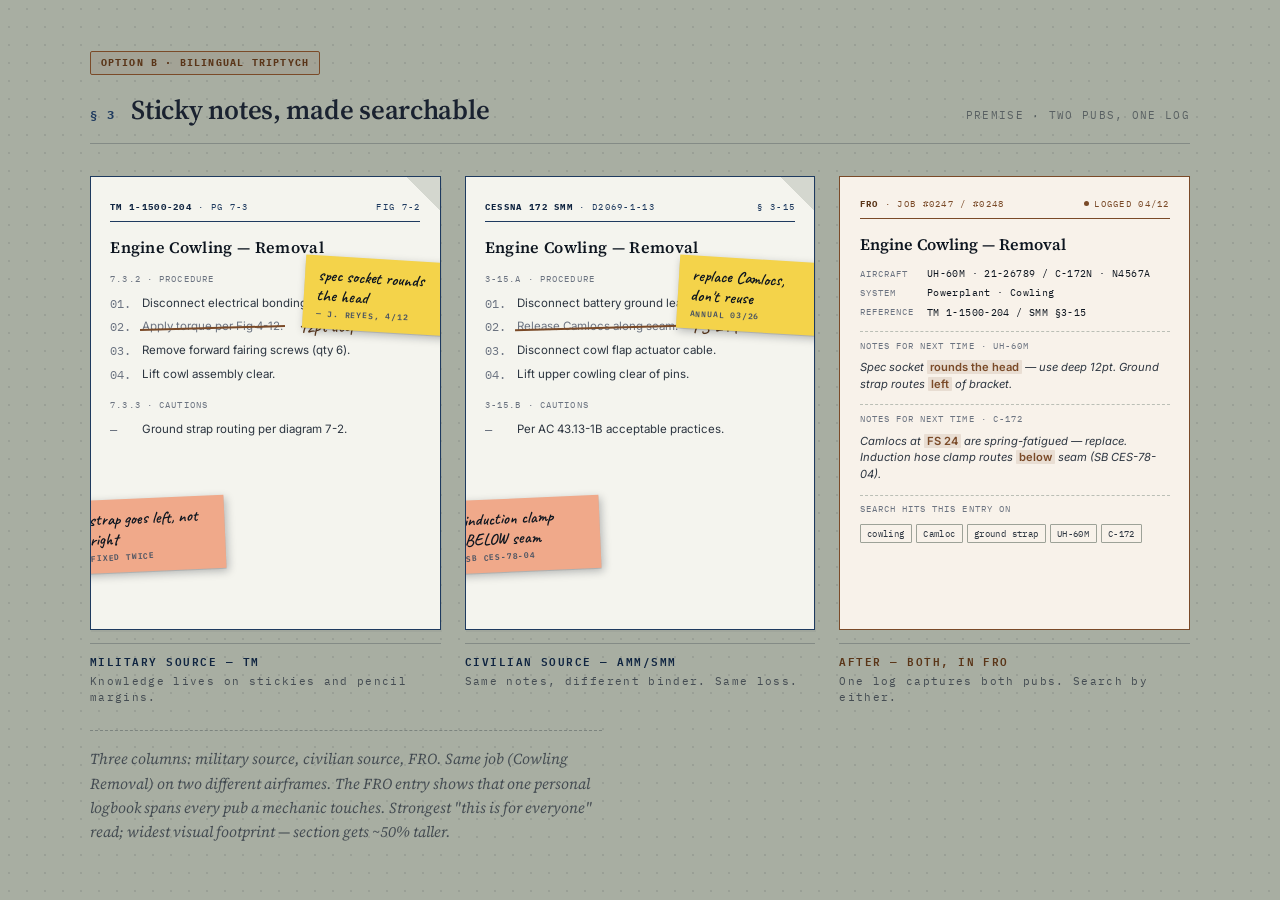
<file: docs/ux-mockups/2026-05-07-diptych-civilian/option-b.html>
<!DOCTYPE html>
<html lang="en">
<head>
<meta charset="UTF-8">
<meta name="viewport" content="width=device-width, initial-scale=1.0">
<title>Option B — Bilingual triptych (TM + AMM + FRO)</title>
<link rel="preconnect" href="https://fonts.googleapis.com">
<link rel="preconnect" href="https://fonts.gstatic.com" crossorigin>
<link href="https://fonts.googleapis.com/css2?family=IBM+Plex+Mono:wght@400;500;600;700&family=Inter:wght@400;500;600;700&family=Source+Serif+4:opsz,wght@8..60,400;8..60,500;8..60,600;8..60,700&family=Caveat:wght@500;600&display=swap" rel="stylesheet">
<link rel="stylesheet" href="styles.css">
</head>
<body>
<div class="wrap">
  <span class="mock-tag">Option B · Bilingual triptych</span>
  <div class="section-head">
    <span class="num">§ 3</span>
    <h2>Sticky notes, made searchable</h2>
    <span class="right">Premise · Two pubs, one log</span>
  </div>

  <div class="triptych">
    <figure>
      <div class="tmpage">
        <div class="tm-hd"><span><b>TM 1-1500-204</b> · PG 7-3</span><span>FIG 7-2</span></div>
        <div class="tm-title">Engine Cowling — Removal</div>
        <div class="tm-section">7.3.2 · Procedure</div>
        <div class="tm-step"><span class="num">01.</span><span>Disconnect electrical bonding strap.</span></div>
        <div class="tm-step struck"><span class="num">02.</span><span class="body">Apply torque per Fig 4-12.</span><span class="handwrite">12pt deep</span></div>
        <div class="tm-step"><span class="num">03.</span><span>Remove forward fairing screws (qty 6).</span></div>
        <div class="tm-step"><span class="num">04.</span><span>Lift cowl assembly clear.</span></div>
        <div class="tm-section">7.3.3 · Cautions</div>
        <div class="tm-step"><span class="num">—</span><span>Ground strap routing per diagram 7-2.</span></div>
        <div class="sticky s1">spec socket rounds the head<small>— J. Reyes, 4/12</small></div>
        <div class="sticky s2">strap goes left, not right<small>fixed twice</small></div>
      </div>
      <figcaption class="dip-cap before"><b>Military source — TM</b>Knowledge lives on stickies and pencil margins.</figcaption>
    </figure>
    <figure>
      <div class="ammpage">
        <div class="amm-hd"><span><b>CESSNA 172 SMM</b> · D2069-1-13</span><span>§ 3-15</span></div>
        <div class="amm-title">Engine Cowling — Removal</div>
        <div class="amm-section">3-15.A · Procedure</div>
        <div class="amm-step"><span class="num">01.</span><span>Disconnect battery ground lead.</span></div>
        <div class="amm-step struck"><span class="num">02.</span><span class="body">Release Camlocs along seam.</span><span class="handwrite">FS 24 fail</span></div>
        <div class="amm-step"><span class="num">03.</span><span>Disconnect cowl flap actuator cable.</span></div>
        <div class="amm-step"><span class="num">04.</span><span>Lift upper cowling clear of pins.</span></div>
        <div class="amm-section">3-15.B · Cautions</div>
        <div class="amm-step"><span class="num">—</span><span>Per AC 43.13-1B acceptable practices.</span></div>
        <div class="sticky s1">replace Camlocs, don't reuse<small>annual 03/26</small></div>
        <div class="sticky s2">induction clamp BELOW seam<small>SB CES-78-04</small></div>
      </div>
      <figcaption class="dip-cap civilian"><b>Civilian source — AMM/SMM</b>Same notes, different binder. Same loss.</figcaption>
    </figure>
    <figure>
      <div class="froentry">
        <div class="fr-hd"><span><b>FRO</b> · JOB #0247 / #0248</span><span><span class="pip"></span>LOGGED 04/12</span></div>
        <div class="fr-title">Engine Cowling — Removal</div>
        <div class="fr-meta">
          <span class="l">Aircraft</span><span class="v">UH-60M · 21-26789 / C-172N · N4567A</span>
          <span class="l">System</span><span class="v">Powerplant · Cowling</span>
          <span class="l">Reference</span><span class="v">TM 1-1500-204 / SMM §3-15</span>
        </div>
        <div class="fr-section">Notes for next time · UH-60M</div>
        <div class="fr-row note">Spec socket <b>rounds the head</b> — use deep 12pt. Ground strap routes <b>left</b> of bracket.</div>
        <div class="fr-section">Notes for next time · C-172</div>
        <div class="fr-row note">Camlocs at <b>FS 24</b> are spring-fatigued — replace. Induction hose clamp routes <b>below</b> seam (SB CES-78-04).</div>
        <div class="fr-section">Search hits this entry on</div>
        <div class="fr-row"><span class="fr-tag">cowling</span><span class="fr-tag">Camloc</span><span class="fr-tag">ground strap</span><span class="fr-tag">UH-60M</span><span class="fr-tag">C-172</span></div>
      </div>
      <figcaption class="dip-cap after"><b>After — both, in FRO</b>One log captures both pubs. Search by either.</figcaption>
    </figure>
  </div>

  <p class="mock-note">Three columns: military source, civilian source, FRO. Same job (Cowling Removal) on two different airframes. The FRO entry shows that one personal logbook spans every pub a mechanic touches. Strongest "this is for everyone" read; widest visual footprint — section gets ~50% taller.</p>
</div>
</body>
</html>
</file>
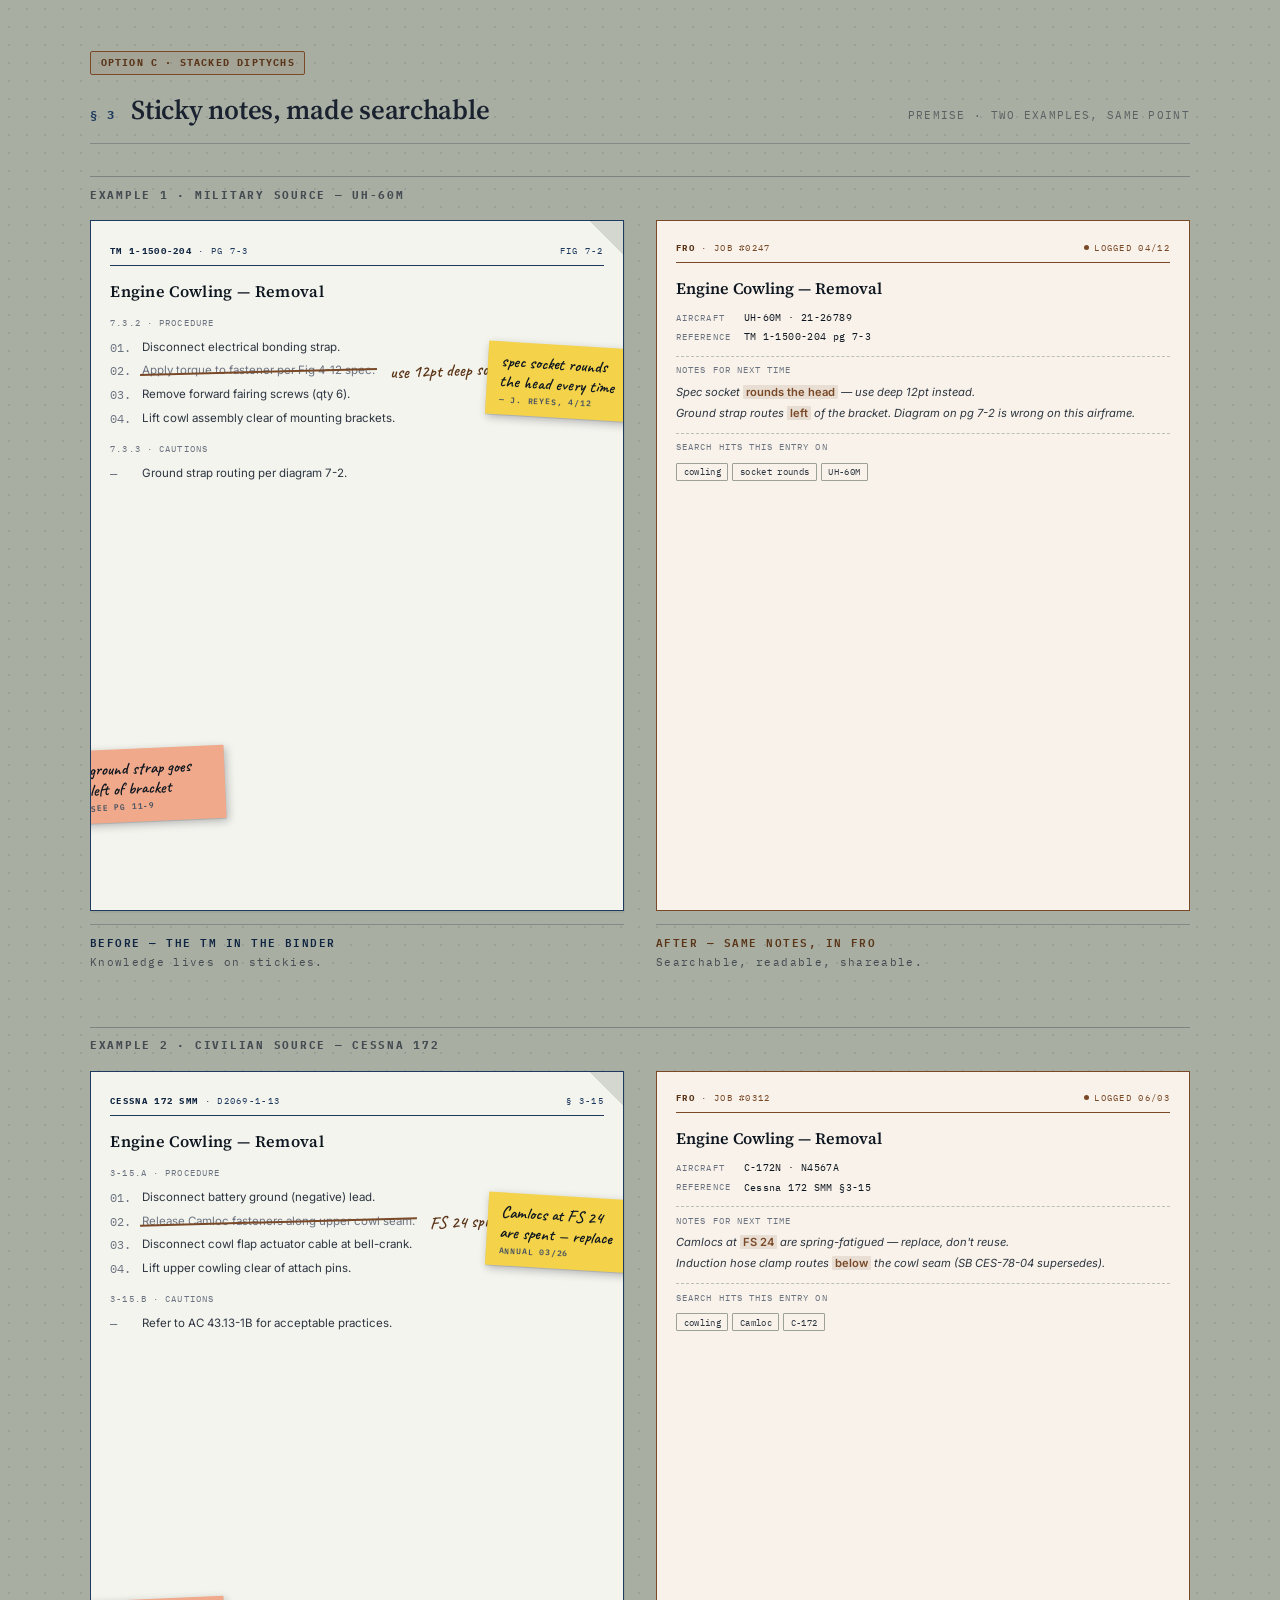
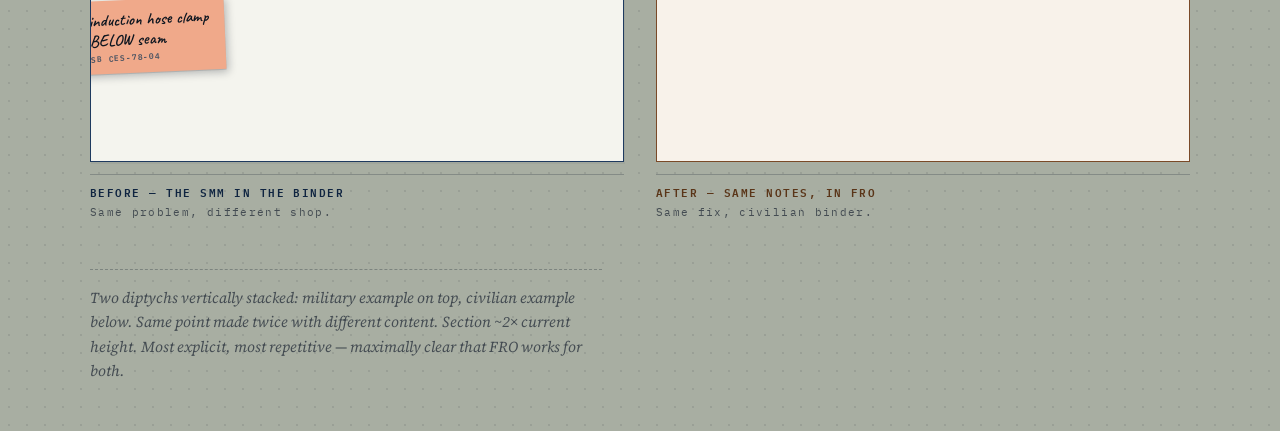
<file: docs/ux-mockups/2026-05-07-diptych-civilian/option-c.html>
<!DOCTYPE html>
<html lang="en">
<head>
<meta charset="UTF-8">
<meta name="viewport" content="width=device-width, initial-scale=1.0">
<title>Option C — Stacked diptychs (military + civilian)</title>
<link rel="preconnect" href="https://fonts.googleapis.com">
<link rel="preconnect" href="https://fonts.gstatic.com" crossorigin>
<link href="https://fonts.googleapis.com/css2?family=IBM+Plex+Mono:wght@400;500;600;700&family=Inter:wght@400;500;600;700&family=Source+Serif+4:opsz,wght@8..60,400;8..60,500;8..60,600;8..60,700&family=Caveat:wght@500;600&display=swap" rel="stylesheet">
<link rel="stylesheet" href="styles.css">
</head>
<body>
<div class="wrap">
  <span class="mock-tag">Option C · Stacked diptychs</span>
  <div class="section-head">
    <span class="num">§ 3</span>
    <h2>Sticky notes, made searchable</h2>
    <span class="right">Premise · Two examples, same point</span>
  </div>

  <div class="diptych-stack">
    <div>
      <div class="stack-label">Example 1 · Military source — UH-60M</div>
      <div class="diptych" style="margin-top:1rem">
        <figure>
          <div class="tmpage">
            <div class="tm-hd"><span><b>TM 1-1500-204</b> · PG 7-3</span><span>FIG 7-2</span></div>
            <div class="tm-title">Engine Cowling — Removal</div>
            <div class="tm-section">7.3.2 · Procedure</div>
            <div class="tm-step"><span class="num">01.</span><span>Disconnect electrical bonding strap.</span></div>
            <div class="tm-step struck"><span class="num">02.</span><span class="body">Apply torque to fastener per Fig 4-12 spec.</span><span class="handwrite">use 12pt deep socket</span></div>
            <div class="tm-step"><span class="num">03.</span><span>Remove forward fairing screws (qty 6).</span></div>
            <div class="tm-step"><span class="num">04.</span><span>Lift cowl assembly clear of mounting brackets.</span></div>
            <div class="tm-section">7.3.3 · Cautions</div>
            <div class="tm-step"><span class="num">—</span><span>Ground strap routing per diagram 7-2.</span></div>
            <div class="sticky s1">spec socket rounds the head every time<small>— J. Reyes, 4/12</small></div>
            <div class="sticky s2">ground strap goes left of bracket<small>see pg 11-9</small></div>
          </div>
          <figcaption class="dip-cap before"><b>Before — the TM in the binder</b>Knowledge lives on stickies.</figcaption>
        </figure>
        <figure>
          <div class="froentry">
            <div class="fr-hd"><span><b>FRO</b> · JOB #0247</span><span><span class="pip"></span>LOGGED 04/12</span></div>
            <div class="fr-title">Engine Cowling — Removal</div>
            <div class="fr-meta">
              <span class="l">Aircraft</span><span class="v">UH-60M · 21-26789</span>
              <span class="l">Reference</span><span class="v">TM 1-1500-204 pg 7-3</span>
            </div>
            <div class="fr-section">Notes for next time</div>
            <div class="fr-row note">Spec socket <b>rounds the head</b> — use deep 12pt instead.</div>
            <div class="fr-row note">Ground strap routes <b>left</b> of the bracket. Diagram on pg 7-2 is wrong on this airframe.</div>
            <div class="fr-section">Search hits this entry on</div>
            <div class="fr-row"><span class="fr-tag">cowling</span><span class="fr-tag">socket rounds</span><span class="fr-tag">UH-60M</span></div>
          </div>
          <figcaption class="dip-cap after"><b>After — same notes, in FRO</b>Searchable, readable, shareable.</figcaption>
        </figure>
      </div>
    </div>

    <div>
      <div class="stack-label">Example 2 · Civilian source — Cessna 172</div>
      <div class="diptych" style="margin-top:1rem">
        <figure>
          <div class="ammpage">
            <div class="amm-hd"><span><b>CESSNA 172 SMM</b> · D2069-1-13</span><span>§ 3-15</span></div>
            <div class="amm-title">Engine Cowling — Removal</div>
            <div class="amm-section">3-15.A · Procedure</div>
            <div class="amm-step"><span class="num">01.</span><span>Disconnect battery ground (negative) lead.</span></div>
            <div class="amm-step struck"><span class="num">02.</span><span class="body">Release Camloc fasteners along upper cowl seam.</span><span class="handwrite">FS 24 spring-fail</span></div>
            <div class="amm-step"><span class="num">03.</span><span>Disconnect cowl flap actuator cable at bell-crank.</span></div>
            <div class="amm-step"><span class="num">04.</span><span>Lift upper cowling clear of attach pins.</span></div>
            <div class="amm-section">3-15.B · Cautions</div>
            <div class="amm-step"><span class="num">—</span><span>Refer to AC 43.13-1B for acceptable practices.</span></div>
            <div class="sticky s1">Camlocs at FS 24 are spent — replace<small>annual 03/26</small></div>
            <div class="sticky s2">induction hose clamp BELOW seam<small>SB CES-78-04</small></div>
          </div>
          <figcaption class="dip-cap civilian"><b>Before — the SMM in the binder</b>Same problem, different shop.</figcaption>
        </figure>
        <figure>
          <div class="froentry">
            <div class="fr-hd"><span><b>FRO</b> · JOB #0312</span><span><span class="pip"></span>LOGGED 06/03</span></div>
            <div class="fr-title">Engine Cowling — Removal</div>
            <div class="fr-meta">
              <span class="l">Aircraft</span><span class="v">C-172N · N4567A</span>
              <span class="l">Reference</span><span class="v">Cessna 172 SMM §3-15</span>
            </div>
            <div class="fr-section">Notes for next time</div>
            <div class="fr-row note">Camlocs at <b>FS 24</b> are spring-fatigued — replace, don't reuse.</div>
            <div class="fr-row note">Induction hose clamp routes <b>below</b> the cowl seam (SB CES-78-04 supersedes).</div>
            <div class="fr-section">Search hits this entry on</div>
            <div class="fr-row"><span class="fr-tag">cowling</span><span class="fr-tag">Camloc</span><span class="fr-tag">C-172</span></div>
          </div>
          <figcaption class="dip-cap after"><b>After — same notes, in FRO</b>Same fix, civilian binder.</figcaption>
        </figure>
      </div>
    </div>
  </div>

  <p class="mock-note">Two diptychs vertically stacked: military example on top, civilian example below. Same point made twice with different content. Section ~2× current height. Most explicit, most repetitive — maximally clear that FRO works for both.</p>
</div>
</body>
</html>
</file>
<file: docs/ux-mockups/2026-05-07-diptych-civilian/styles.css>
/* Shared diptych mockup styles — extracted from index.html §3 */
:root{
  --paper:#EDEEEA; --paper-2:#E2E4DE; --paper-3:#D4D7CF;
  --ink:#0E1620; --ink-mid:#2C3540; --ink-light:#6B7380;
  --rule:#BBBFB6; --rule-strong:#9DA298;
  --accent:#7A4A28; --accent-deep:#5A3518; --accent-tint:rgba(122,74,40,.10);
  --blueprint:#1E3A5F; --blueprint-deep:#0F2440; --blueprint-tint:rgba(30,58,95,.10);
  --ink-night:#A8AEA2; --paper-night:#1A2230; --pen:#0E1620;
}
*{box-sizing:border-box;margin:0;padding:0}
body{
  font-family:'Inter',-apple-system,sans-serif;
  background:var(--ink-night);
  color:var(--ink);line-height:1.6;
  -webkit-font-smoothing:antialiased;
  background-image:radial-gradient(rgba(26,34,48,.10) 1px,transparent 1.2px);
  background-size:18px 18px;
  padding:3rem 2rem;
}
.wrap{max-width:1100px;margin:0 auto}
.section-head{
  display:flex;align-items:baseline;gap:1rem;margin-bottom:2rem;
  border-bottom:1px solid rgba(26,34,48,.25);padding-bottom:.75rem;
}
.section-head .num{
  font-family:'IBM Plex Mono',monospace;font-size:.74rem;
  color:var(--blueprint);letter-spacing:.12em;font-weight:700;
}
.section-head h2{
  font-family:'Source Serif 4',Georgia,serif;
  font-size:1.7rem;font-weight:600;letter-spacing:-.01em;color:var(--paper-night);
}
.section-head .right{
  margin-left:auto;font-family:'IBM Plex Mono',monospace;
  font-size:.68rem;color:rgba(26,34,48,.55);
  letter-spacing:.12em;text-transform:uppercase;
}

/* Diptych / triptych / stacked layouts */
.diptych{
  display:grid;grid-template-columns:1fr 1fr;gap:2rem;
  margin:1rem 0 1.5rem;align-items:start;
}
.triptych{
  display:grid;grid-template-columns:1fr 1fr 1fr;gap:1.5rem;
  margin:1rem 0 1.5rem;align-items:start;
}
.diptych-stack{display:flex;flex-direction:column;gap:2rem}
.diptych-stack .stack-label{
  font-family:'IBM Plex Mono',monospace;font-size:.68rem;
  color:rgba(26,34,48,.7);letter-spacing:.16em;text-transform:uppercase;
  font-weight:700;border-top:1px solid rgba(26,34,48,.3);padding-top:.6rem;
}
@media(max-width:980px){
  .diptych,.triptych{grid-template-columns:1fr;gap:2.5rem}
}

.dip-cap{
  font-family:'IBM Plex Mono',monospace;font-size:.7rem;
  color:rgba(26,34,48,.7);letter-spacing:.12em;
  margin-top:.8rem;border-top:1px solid rgba(26,34,48,.25);
  padding-top:.55rem;line-height:1.5;
}
.dip-cap b{
  color:var(--paper-night);font-weight:600;font-size:.66rem;
  display:block;margin-bottom:.25rem;letter-spacing:.14em;text-transform:uppercase;
}
figcaption.dip-cap.before b{color:var(--blueprint-deep)}
figcaption.dip-cap.after b{color:var(--accent-deep)}
figcaption.dip-cap.civilian b{color:var(--blueprint-deep)}

/* TM page — military, cyanotype blue */
.tmpage,.ammpage{
  background:#F4F4EE;border:1px solid var(--blueprint);
  padding:1.4rem 1.2rem 1.2rem;position:relative;
  box-shadow:1px 2px 0 rgba(26,34,48,.05);
  aspect-ratio:8.5/11;overflow:hidden;
  font-family:'Inter',sans-serif;
}
.tmpage::before,.ammpage::before{
  content:'';position:absolute;top:0;right:0;width:34px;height:34px;
  background:linear-gradient(225deg, var(--paper-3) 49%, transparent 50%);
}
.tm-hd,.amm-hd{
  display:flex;justify-content:space-between;align-items:baseline;
  border-bottom:1.5px solid var(--blueprint);
  padding-bottom:.4rem;margin-bottom:.8rem;
  font-family:'IBM Plex Mono',monospace;
  font-size:.58rem;letter-spacing:.14em;
  text-transform:uppercase;color:var(--blueprint);
}
.tm-hd b,.amm-hd b{color:var(--blueprint-deep);font-weight:700}
.tm-title,.amm-title{
  font-family:'Source Serif 4',Georgia,serif;
  font-size:1rem;font-weight:600;color:var(--ink);
  letter-spacing:.02em;margin-bottom:.6rem;
}
.tm-section,.amm-section{
  font-family:'IBM Plex Mono',monospace;
  font-size:.58rem;letter-spacing:.12em;text-transform:uppercase;
  color:var(--ink-light);margin:.7rem 0 .35rem;
}
.tm-step,.amm-step{
  font-size:.72rem;color:var(--ink-mid);line-height:1.55;
  padding:.18rem 0;display:flex;gap:.5rem;
}
.tm-step .num,.amm-step .num{
  color:var(--ink-light);min-width:1.5rem;
  font-family:'IBM Plex Mono',monospace;
}
.tm-step.struck,.amm-step.struck{color:var(--ink-light)}
.tm-step.struck .body,.amm-step.struck .body{position:relative;display:inline-block}
.tm-step.struck .body::after,.amm-step.struck .body::after{
  content:'';position:absolute;left:-2px;right:-2px;top:48%;height:2px;
  background:var(--accent);transform:rotate(-1.5deg);
}

/* Sticky notes */
.sticky{
  position:absolute;background:#F4D34A;
  padding:.65rem .8rem;
  font-family:'Caveat',cursive;font-weight:600;
  font-size:1.05rem;color:#0E1620;line-height:1.15;
  box-shadow:2px 3px 8px rgba(14,22,32,.28), 0 1px 0 rgba(14,22,32,.12);
  max-width:148px;
}
.sticky.s1{top:18%;right:-12px;transform:rotate(3.5deg)}
.sticky.s2{bottom:13%;left:-14px;transform:rotate(-2.5deg);background:#F0A98A}
.sticky small{
  display:block;font-family:'IBM Plex Mono',monospace;
  font-size:.5rem;color:#475262;letter-spacing:.1em;
  text-transform:uppercase;margin-top:.25rem;transform:rotate(-1deg);
}
.handwrite{
  font-family:'Caveat',cursive;color:var(--accent-deep);
  font-size:1.1rem;font-weight:600;line-height:1;
  display:inline-block;transform:rotate(-2deg);margin-left:.45rem;
}

/* FRO entry — copper */
.froentry{
  background:#F8F2EA;border:1px solid var(--accent);
  padding:1.2rem 1.2rem 1.3rem;
  aspect-ratio:8.5/11;overflow:hidden;
  font-family:'Inter',sans-serif;
}
.fr-hd{
  display:flex;justify-content:space-between;align-items:baseline;
  border-bottom:1.5px solid var(--accent);
  padding-bottom:.4rem;margin-bottom:.8rem;
  font-family:'IBM Plex Mono',monospace;
  font-size:.58rem;letter-spacing:.14em;
  text-transform:uppercase;color:var(--accent);
}
.fr-hd b{color:var(--accent-deep);font-weight:700}
.fr-hd .pip{
  display:inline-block;width:5px;height:5px;border-radius:50%;
  background:var(--accent);margin-right:.3rem;vertical-align:1px;
}
.fr-title{
  font-family:'Source Serif 4',Georgia,serif;
  font-size:1rem;font-weight:600;color:var(--ink);
  margin-bottom:.55rem;
}
.fr-meta{
  display:grid;grid-template-columns:auto 1fr;gap:.25rem .8rem;
  font-family:'IBM Plex Mono',monospace;
  font-size:.6rem;color:var(--ink-mid);letter-spacing:.04em;
  margin-bottom:.7rem;
}
.fr-meta .l{
  color:var(--ink-light);font-size:.55rem;letter-spacing:.12em;
  text-transform:uppercase;align-self:center;
}
.fr-meta .v{color:var(--ink)}
.fr-section{
  font-family:'IBM Plex Mono',monospace;
  font-size:.55rem;letter-spacing:.12em;text-transform:uppercase;
  color:var(--ink-light);margin:.6rem 0 .3rem;
  border-top:1px dashed var(--rule);padding-top:.4rem;
}
.fr-row{font-size:.7rem;color:var(--ink);line-height:1.5;padding:.12rem 0}
.fr-row.note{color:var(--ink-mid);font-style:italic}
.fr-row b{
  color:var(--accent);font-weight:600;font-style:normal;
  background:rgba(122,74,40,.12);padding:0 3px;border-radius:1px;
}
.fr-tag{
  display:inline-block;font-family:'IBM Plex Mono',monospace;
  font-size:.55rem;color:var(--ink-mid);
  border:1px solid var(--rule-strong);
  padding:.1rem .4rem;border-radius:1px;margin:.1rem .25rem .1rem 0;
  letter-spacing:.04em;
}

/* Mockup chrome */
.mock-tag{
  display:inline-block;font-family:'IBM Plex Mono',monospace;
  font-size:.62rem;color:var(--accent-deep);
  background:var(--accent-tint);border:1px solid var(--accent);
  padding:.2rem .6rem;border-radius:2px;
  letter-spacing:.12em;text-transform:uppercase;font-weight:700;
  margin-bottom:.8rem;
}
.mock-note{
  font-family:'Source Serif 4',Georgia,serif;font-style:italic;
  color:rgba(26,34,48,.7);font-size:.95rem;
  margin:1.5rem 0 0;border-top:1px dashed rgba(26,34,48,.3);
  padding-top:1rem;max-width:64ch;
}
</file>
